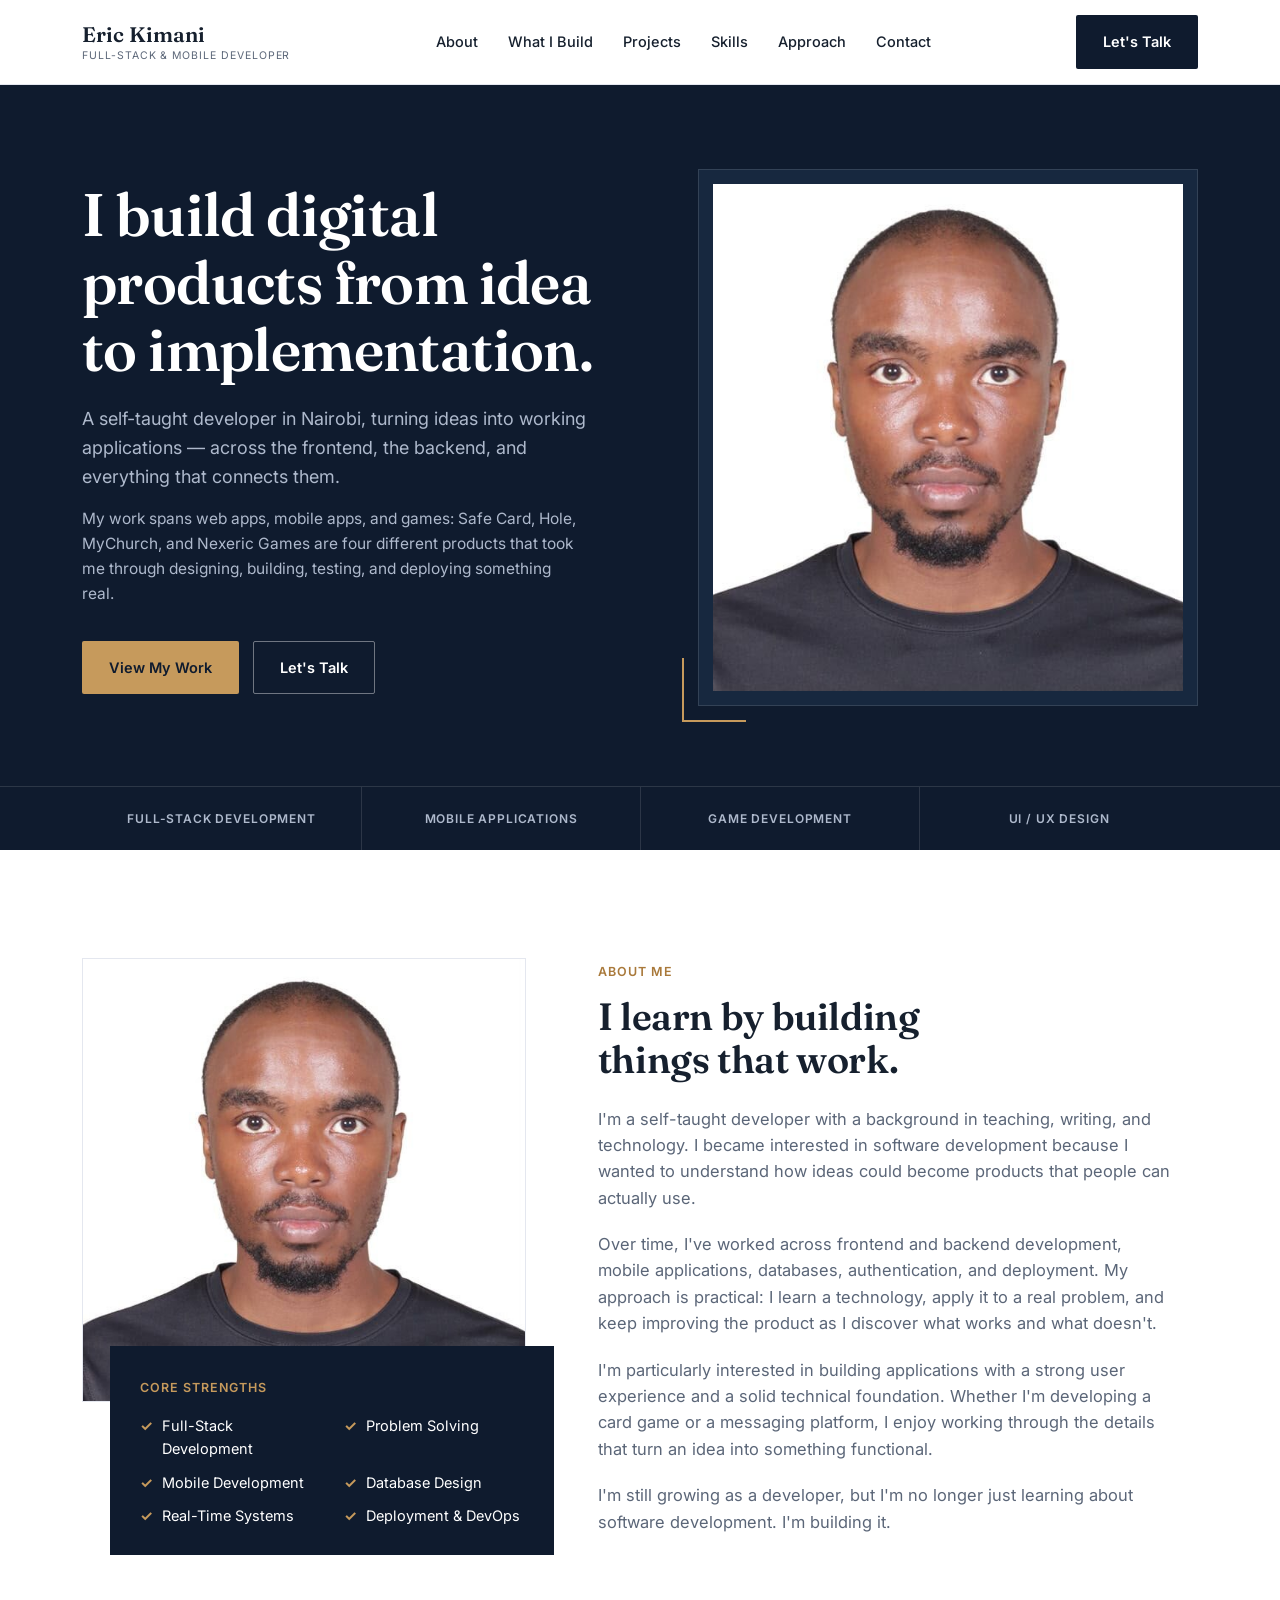
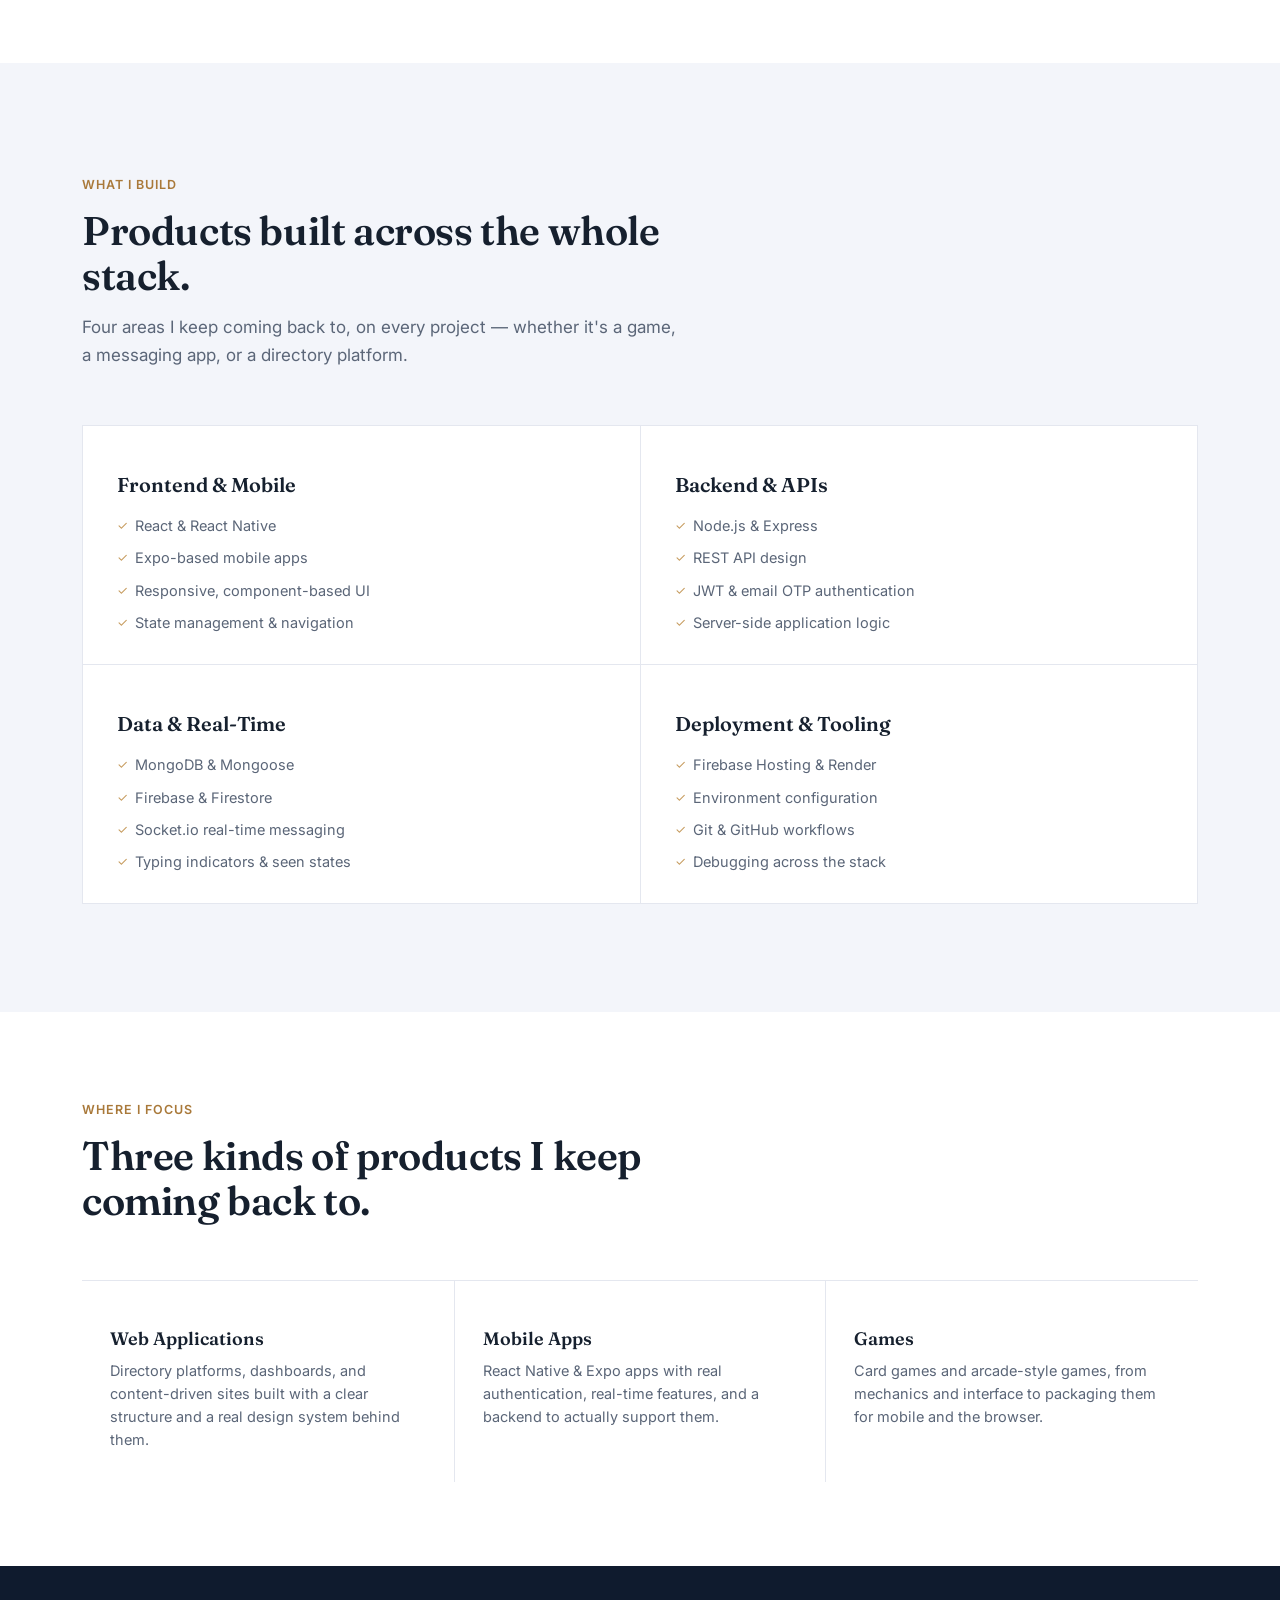
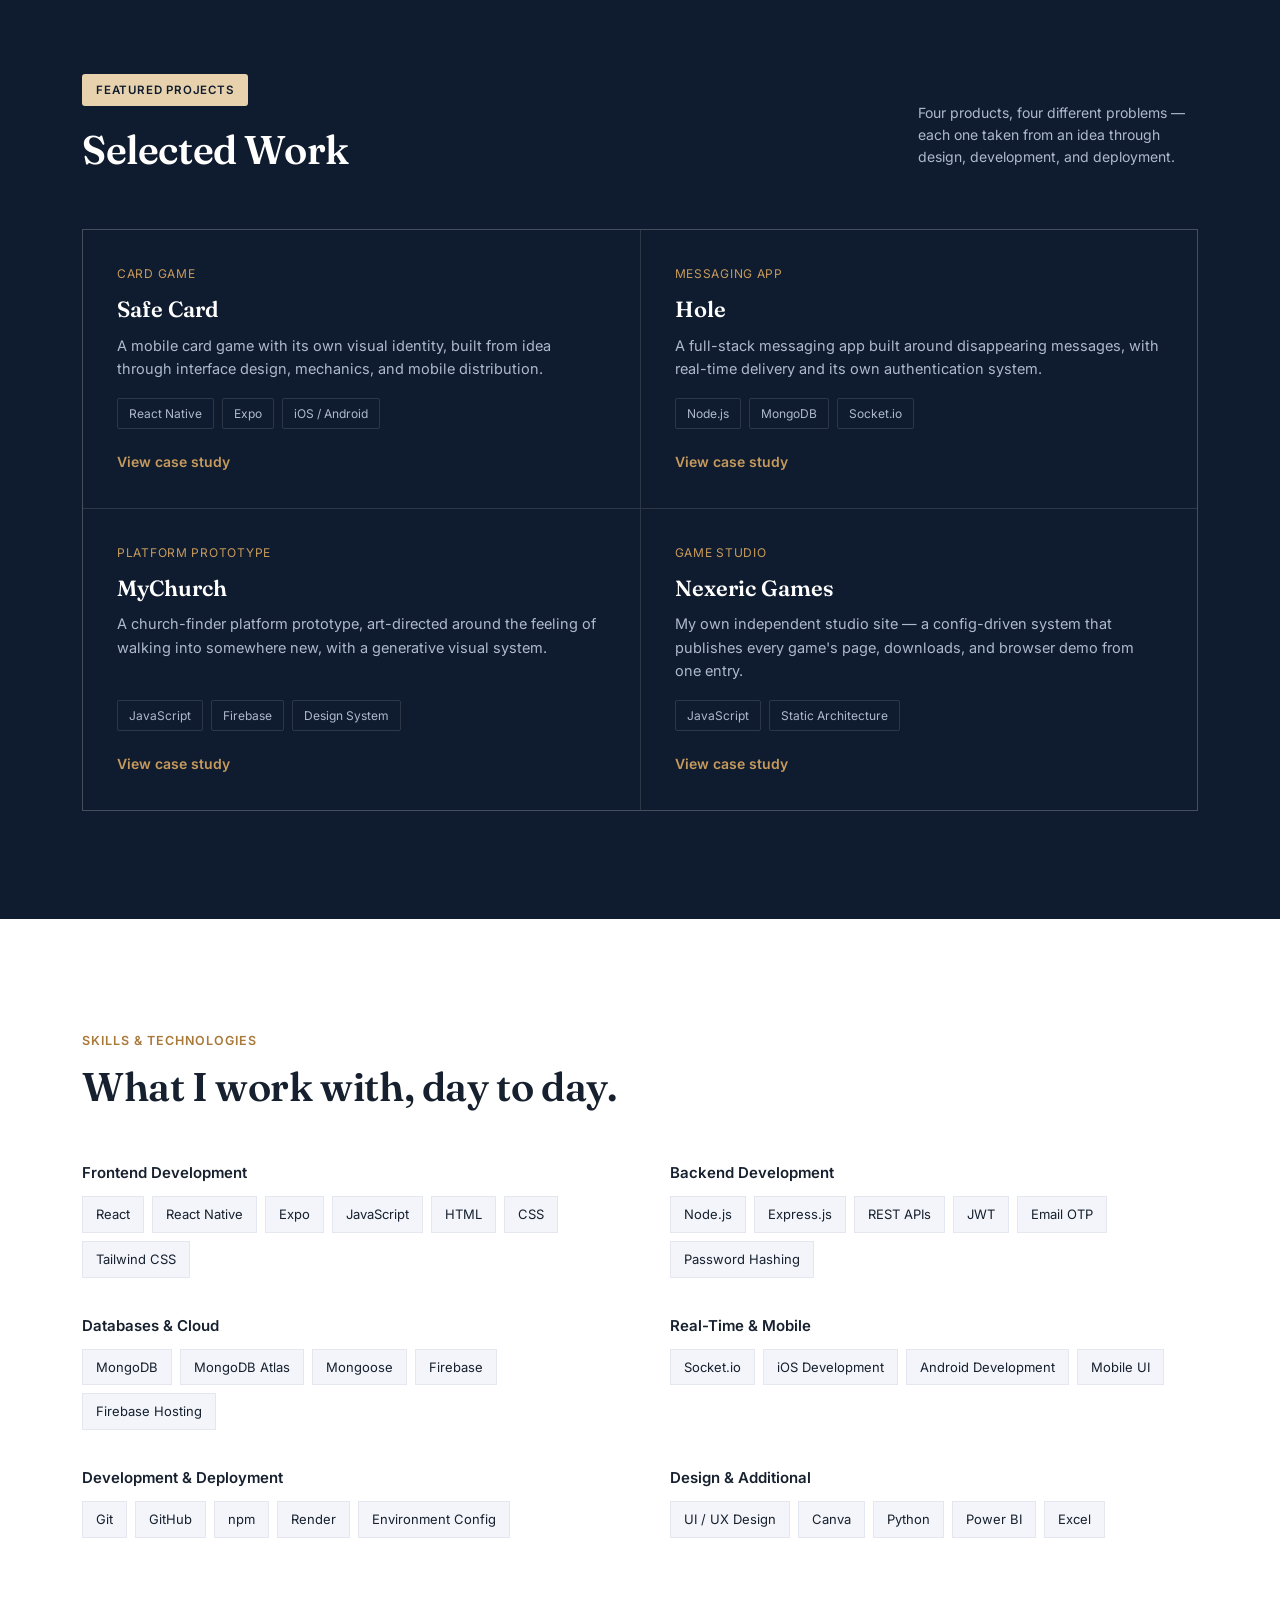
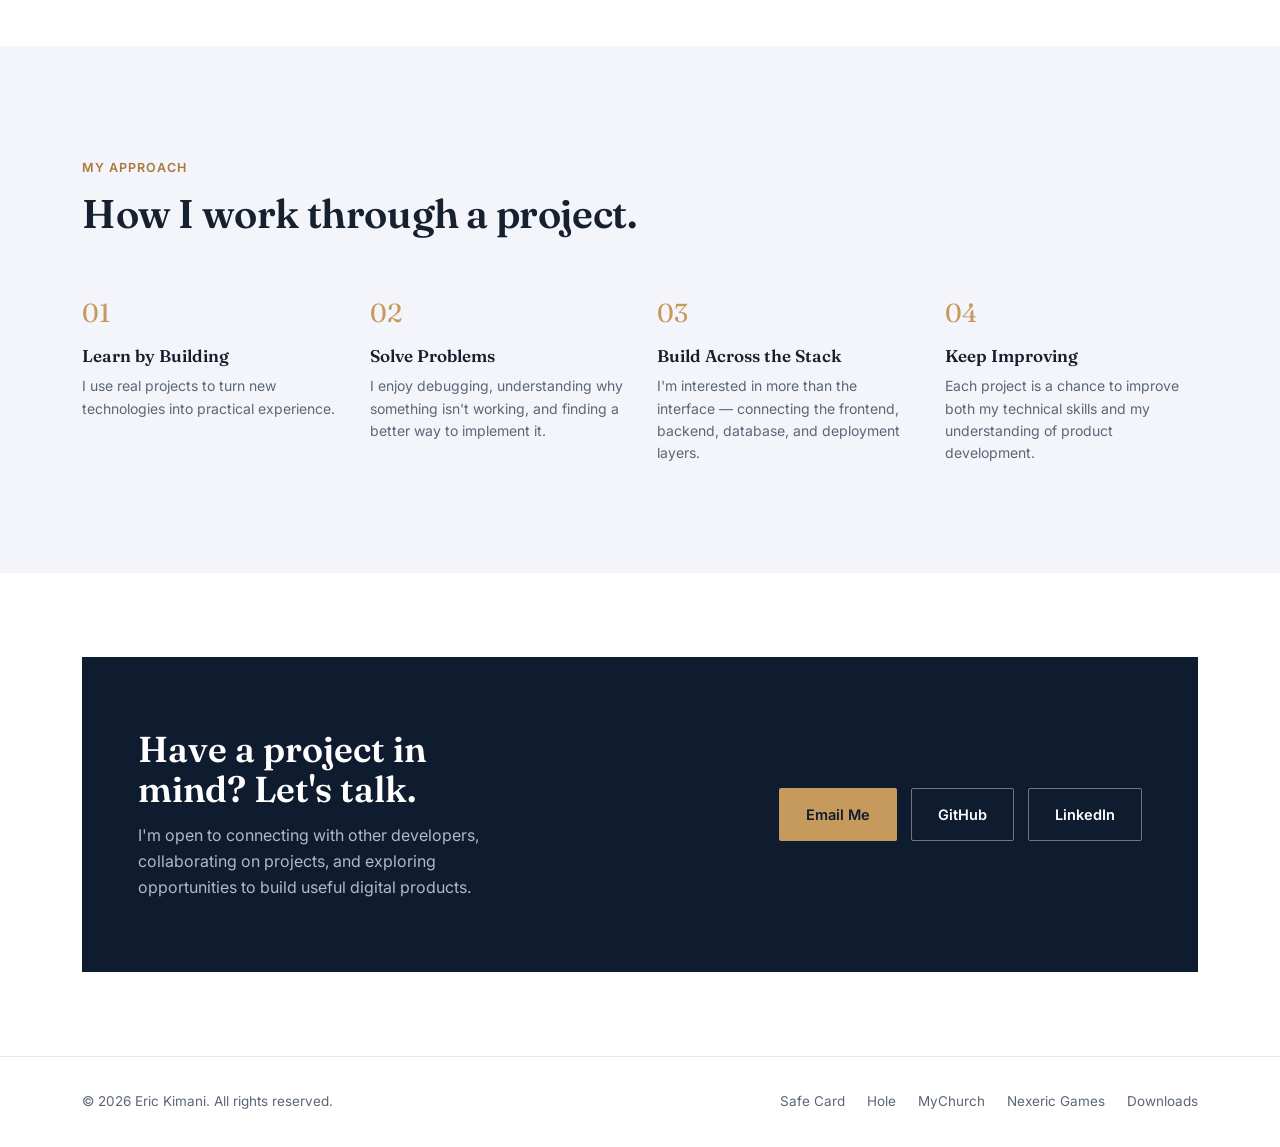
<file: index.html>
<!doctype html>
<html lang="en">
<head>
<meta charset="UTF-8">
<meta name="viewport" content="width=device-width, initial-scale=1">
<title>Eric Kimani — Full-Stack &amp; Mobile Developer</title>
<meta name="description" content="Eric Kimani is a self-taught full-stack and mobile developer in Nairobi, building web apps, mobile apps, and games from idea to deployment.">
<link rel="icon" href="favicon.ico" sizes="any">
<link rel="icon" href="assets/favicon-32.png" type="image/png" sizes="32x32">
<link rel="icon" href="assets/favicon-192.png" type="image/png" sizes="192x192">
<link rel="apple-touch-icon" href="apple-touch-icon.png">
<link rel="stylesheet" href="style.css">
</head>
<body>

<nav class="site-nav">
  <div class="wrap">
    <a href="index.html" class="brand">
      <span class="name">Eric Kimani</span>
      <span class="role">Full-Stack &amp; Mobile Developer</span>
    </a>
    <div class="nav-links">
      <a href="#about">About</a>
      <a href="#build">What I Build</a>
      <a href="#work">Projects</a>
      <a href="#skills">Skills</a>
      <a href="#approach">Approach</a>
      <a href="#contact">Contact</a>
    </div>
    <div class="nav-cta">
      <a href="#contact" class="btn btn-navy">Let's Talk</a>
      <button class="nav-toggle" aria-label="Open menu" onclick="document.querySelector('.nav-links').classList.toggle('open')">
        <span></span><span></span><span></span>
      </button>
    </div>
  </div>
</nav>

<header class="hero">
  <div class="wrap hero-grid">
    <div>
      <h1>I build digital products from idea to implementation.</h1>
      <p class="lede">A self-taught developer in Nairobi, turning ideas into working applications — across the frontend, the backend, and everything that connects them.</p>
      <p class="blurb">My work spans web apps, mobile apps, and games: Safe Card, Hole, MyChurch, and Nexeric Games are four different products that took me through designing, building, testing, and deploying something real.</p>
      <div class="hero-actions">
        <a href="#work" class="btn btn-gold">View My Work</a>
        <a href="#contact" class="btn btn-outline-light">Let's Talk</a>
      </div>
    </div>
    <div class="hero-photo">
      <div class="frame">
        <img src="assets/eric.jpg" alt="Portrait of Eric Kimani">
      </div>
      <div class="bracket"></div>
    </div>
  </div>
  <div class="hero-strip">
    <div class="wrap">
      <ul>
        <li>Full-Stack Development</li>
        <li>Mobile Applications</li>
        <li>Game Development</li>
        <li>UI / UX Design</li>
      </ul>
    </div>
  </div>
</header>

<section class="section" id="about">
  <div class="wrap about-grid">
    <div class="about-photo">
      <img src="assets/eric.jpg" alt="Eric Kimani">
      <div class="strengths">
        <div class="eyebrow">Core Strengths</div>
        <ul>
          <li>Full-Stack Development</li>
          <li>Problem Solving</li>
          <li>Mobile Development</li>
          <li>Database Design</li>
          <li>Real-Time Systems</li>
          <li>Deployment &amp; DevOps</li>
        </ul>
      </div>
    </div>
    <div class="about-copy">
      <div class="eyebrow on-light">About Me</div>
      <h2>I learn by building things that work.</h2>
      <p>I'm a self-taught developer with a background in teaching, writing, and technology. I became interested in software development because I wanted to understand how ideas could become products that people can actually use.</p>
      <p>Over time, I've worked across frontend and backend development, mobile applications, databases, authentication, and deployment. My approach is practical: I learn a technology, apply it to a real problem, and keep improving the product as I discover what works and what doesn't.</p>
      <p>I'm particularly interested in building applications with a strong user experience and a solid technical foundation. Whether I'm developing a card game or a messaging platform, I enjoy working through the details that turn an idea into something functional.</p>
      <p>I'm still growing as a developer, but I'm no longer just learning about software development. I'm building it.</p>
    </div>
  </div>
</section>

<section class="section on-mist" id="build">
  <div class="wrap">
    <div class="section-head">
      <div class="eyebrow on-light">What I Build</div>
      <h2>Products built across the whole stack.</h2>
      <p>Four areas I keep coming back to, on every project — whether it's a game, a messaging app, or a directory platform.</p>
    </div>
    <div class="grid-2">
      <div class="build-card">
        <h3>Frontend &amp; Mobile</h3>
        <ul>
          <li>React &amp; React Native</li>
          <li>Expo-based mobile apps</li>
          <li>Responsive, component-based UI</li>
          <li>State management &amp; navigation</li>
        </ul>
      </div>
      <div class="build-card">
        <h3>Backend &amp; APIs</h3>
        <ul>
          <li>Node.js &amp; Express</li>
          <li>REST API design</li>
          <li>JWT &amp; email OTP authentication</li>
          <li>Server-side application logic</li>
        </ul>
      </div>
      <div class="build-card">
        <h3>Data &amp; Real-Time</h3>
        <ul>
          <li>MongoDB &amp; Mongoose</li>
          <li>Firebase &amp; Firestore</li>
          <li>Socket.io real-time messaging</li>
          <li>Typing indicators &amp; seen states</li>
        </ul>
      </div>
      <div class="build-card">
        <h3>Deployment &amp; Tooling</h3>
        <ul>
          <li>Firebase Hosting &amp; Render</li>
          <li>Environment configuration</li>
          <li>Git &amp; GitHub workflows</li>
          <li>Debugging across the stack</li>
        </ul>
      </div>
    </div>
  </div>
</section>

<section class="section tight">
  <div class="wrap">
    <div class="section-head">
      <div class="eyebrow on-light">Where I Focus</div>
      <h2>Three kinds of products I keep coming back to.</h2>
    </div>
    <div class="grid-3">
      <div class="focus-card">
        <h3>Web Applications</h3>
        <p>Directory platforms, dashboards, and content-driven sites built with a clear structure and a real design system behind them.</p>
      </div>
      <div class="focus-card">
        <h3>Mobile Apps</h3>
        <p>React Native &amp; Expo apps with real authentication, real-time features, and a backend to actually support them.</p>
      </div>
      <div class="focus-card">
        <h3>Games</h3>
        <p>Card games and arcade-style games, from mechanics and interface to packaging them for mobile and the browser.</p>
      </div>
    </div>
  </div>
</section>

<section class="section on-navy" id="work">
  <div class="wrap">
    <div class="section-head split">
      <div>
        <span class="pill">Featured Projects</span>
        <h2>Selected Work</h2>
      </div>
      <p class="side-note">Four products, four different problems — each one taken from an idea through design, development, and deployment.</p>
    </div>
    <div class="work-grid">
      <a href="safe-card.html" class="work-card">
        <span class="tag">Card Game</span>
        <h3>Safe Card</h3>
        <p>A mobile card game with its own visual identity, built from idea through interface design, mechanics, and mobile distribution.</p>
        <div class="chips"><span class="chip">React Native</span><span class="chip">Expo</span><span class="chip">iOS / Android</span></div>
        <span class="cta">View case study</span>
      </a>
      <a href="hole.html" class="work-card">
        <span class="tag">Messaging App</span>
        <h3>Hole</h3>
        <p>A full-stack messaging app built around disappearing messages, with real-time delivery and its own authentication system.</p>
        <div class="chips"><span class="chip">Node.js</span><span class="chip">MongoDB</span><span class="chip">Socket.io</span></div>
        <span class="cta">View case study</span>
      </a>
      <a href="mychurch.html" class="work-card">
        <span class="tag">Platform Prototype</span>
        <h3>MyChurch</h3>
        <p>A church-finder platform prototype, art-directed around the feeling of walking into somewhere new, with a generative visual system.</p>
        <div class="chips"><span class="chip">JavaScript</span><span class="chip">Firebase</span><span class="chip">Design System</span></div>
        <span class="cta">View case study</span>
      </a>
      <a href="nexeric-games.html" class="work-card">
        <span class="tag">Game Studio</span>
        <h3>Nexeric Games</h3>
        <p>My own independent studio site — a config-driven system that publishes every game's page, downloads, and browser demo from one entry.</p>
        <div class="chips"><span class="chip">JavaScript</span><span class="chip">Static Architecture</span></div>
        <span class="cta">View case study</span>
      </a>
    </div>
  </div>
</section>

<section class="section" id="skills">
  <div class="wrap">
    <div class="section-head">
      <div class="eyebrow on-light">Skills &amp; Technologies</div>
      <h2>What I work with, day to day.</h2>
    </div>
    <div class="skills-grid">
      <div class="skill-group">
        <h4>Frontend Development</h4>
        <div class="skill-tags">
          <span>React</span><span>React Native</span><span>Expo</span><span>JavaScript</span><span>HTML</span><span>CSS</span><span>Tailwind CSS</span>
        </div>
      </div>
      <div class="skill-group">
        <h4>Backend Development</h4>
        <div class="skill-tags">
          <span>Node.js</span><span>Express.js</span><span>REST APIs</span><span>JWT</span><span>Email OTP</span><span>Password Hashing</span>
        </div>
      </div>
      <div class="skill-group">
        <h4>Databases &amp; Cloud</h4>
        <div class="skill-tags">
          <span>MongoDB</span><span>MongoDB Atlas</span><span>Mongoose</span><span>Firebase</span><span>Firebase Hosting</span>
        </div>
      </div>
      <div class="skill-group">
        <h4>Real-Time &amp; Mobile</h4>
        <div class="skill-tags">
          <span>Socket.io</span><span>iOS Development</span><span>Android Development</span><span>Mobile UI</span>
        </div>
      </div>
      <div class="skill-group">
        <h4>Development &amp; Deployment</h4>
        <div class="skill-tags">
          <span>Git</span><span>GitHub</span><span>npm</span><span>Render</span><span>Environment Config</span>
        </div>
      </div>
      <div class="skill-group">
        <h4>Design &amp; Additional</h4>
        <div class="skill-tags">
          <span>UI / UX Design</span><span>Canva</span><span>Python</span><span>Power BI</span><span>Excel</span>
        </div>
      </div>
    </div>
  </div>
</section>

<section class="section on-mist" id="approach">
  <div class="wrap">
    <div class="section-head">
      <div class="eyebrow on-light">My Approach</div>
      <h2>How I work through a project.</h2>
    </div>
    <div class="approach-grid">
      <div class="approach-card">
        <div class="mark">01</div>
        <h3>Learn by Building</h3>
        <p>I use real projects to turn new technologies into practical experience.</p>
      </div>
      <div class="approach-card">
        <div class="mark">02</div>
        <h3>Solve Problems</h3>
        <p>I enjoy debugging, understanding why something isn't working, and finding a better way to implement it.</p>
      </div>
      <div class="approach-card">
        <div class="mark">03</div>
        <h3>Build Across the Stack</h3>
        <p>I'm interested in more than the interface — connecting the frontend, backend, database, and deployment layers.</p>
      </div>
      <div class="approach-card">
        <div class="mark">04</div>
        <h3>Keep Improving</h3>
        <p>Each project is a chance to improve both my technical skills and my understanding of product development.</p>
      </div>
    </div>
  </div>
</section>

<section class="section tight" id="contact">
  <div class="wrap">
    <div class="contact-box">
      <div>
        <h2>Have a project in mind? Let's talk.</h2>
        <p>I'm open to connecting with other developers, collaborating on projects, and exploring opportunities to build useful digital products.</p>
      </div>
      <div class="contact-links">
        <a href="mailto:kimanieric412@gmail.com" class="btn btn-gold">Email Me</a>
        <a href="https://github.com/Erickim33" class="btn btn-outline-light" target="_blank" rel="noopener">GitHub</a>
        <a href="https://linkedin.com/in/eric-kimani-19534a243" class="btn btn-outline-light" target="_blank" rel="noopener">LinkedIn</a>
      </div>
    </div>
  </div>
</section>

<footer>
  <div class="wrap">
    <p>© 2026 Eric Kimani. All rights reserved.</p>
    <div class="foot-links">
      <a href="safe-card.html">Safe Card</a>
      <a href="hole.html">Hole</a>
      <a href="mychurch.html">MyChurch</a>
      <a href="nexeric-games.html">Nexeric Games</a>
      <a href="download.html">Downloads</a>
    </div>
  </div>
</footer>

<script src="script.js"></script>
</body>
</html>
</file>
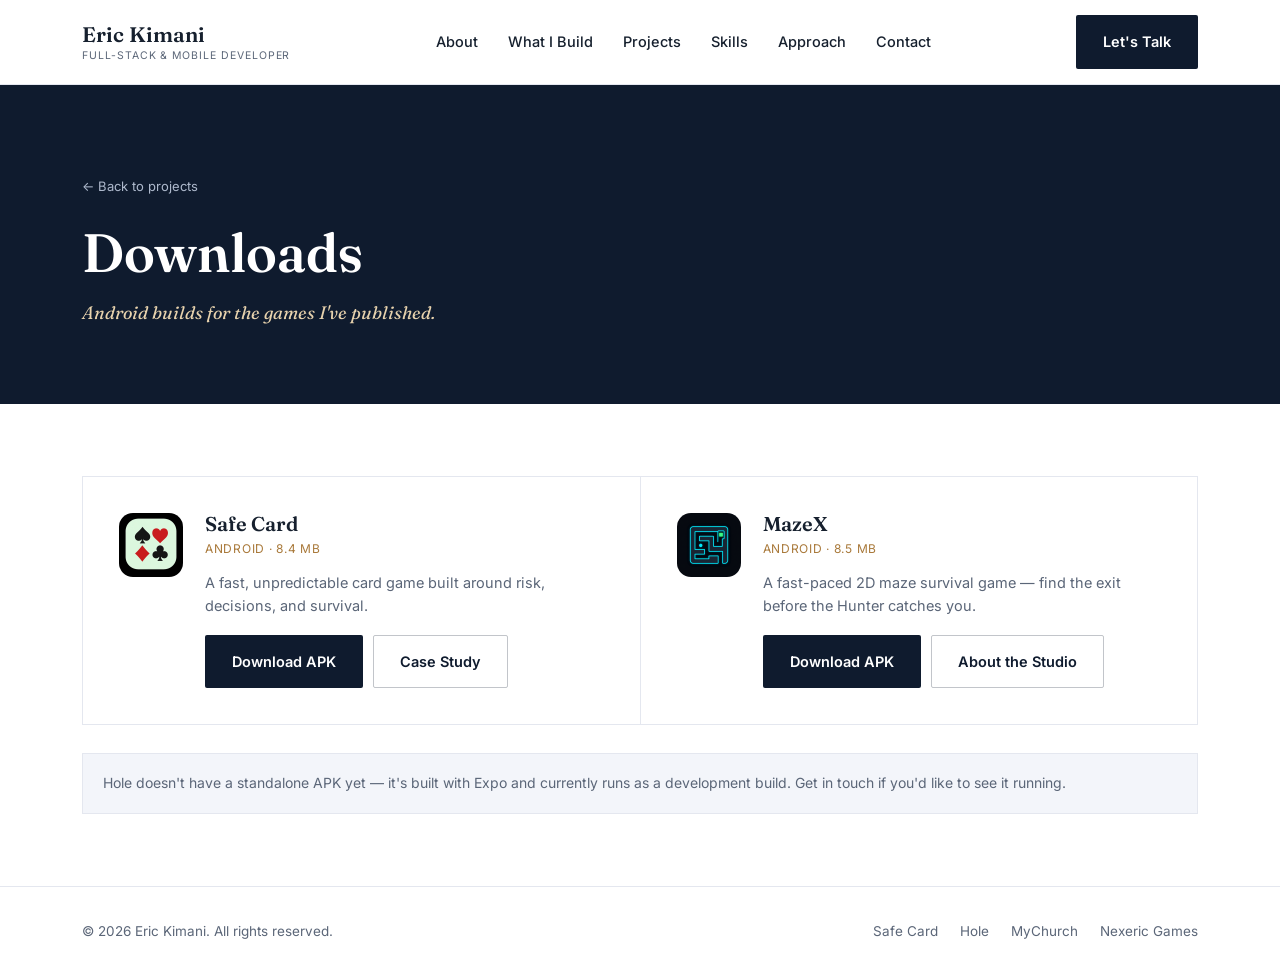
<file: download.html>
<!doctype html>
<html lang="en">
<head>
<meta charset="UTF-8">
<meta name="viewport" content="width=device-width, initial-scale=1">
<title>Downloads — Eric Kimani</title>
<meta name="description" content="Download the Android builds of Safe Card and MazeX, two games by Eric Kimani published under Nexeric Games.">
<link rel="icon" href="favicon.ico" sizes="any">
<link rel="icon" href="assets/favicon-32.png" type="image/png" sizes="32x32">
<link rel="apple-touch-icon" href="apple-touch-icon.png">
<link rel="stylesheet" href="style.css">
</head>
<body>

<nav class="site-nav">
  <div class="wrap">
    <a href="index.html" class="brand">
      <span class="name">Eric Kimani</span>
      <span class="role">Full-Stack &amp; Mobile Developer</span>
    </a>
    <div class="nav-links">
      <a href="index.html#about">About</a>
      <a href="index.html#build">What I Build</a>
      <a href="index.html#work">Projects</a>
      <a href="index.html#skills">Skills</a>
      <a href="index.html#approach">Approach</a>
      <a href="index.html#contact">Contact</a>
    </div>
    <div class="nav-cta">
      <a href="index.html#contact" class="btn btn-navy">Let's Talk</a>
      <button class="nav-toggle" aria-label="Open menu" onclick="document.querySelector('.nav-links').classList.toggle('open')">
        <span></span><span></span><span></span>
      </button>
    </div>
  </div>
</nav>

<header class="proj-hero">
  <div class="wrap">
    <a href="index.html#work" class="back">← Back to projects</a>
    <h1>Downloads</h1>
    <p class="tagline">Android builds for the games I've published.</p>
  </div>
</header>

<section class="proj-section">
  <div class="wrap">
    <div class="dl-grid">
      <div class="dl-card">
        <img src="assets/sc-icon.png" alt="Safe Card icon">
        <div>
          <h3>Safe Card</h3>
          <div class="platform">Android · 8.4 MB</div>
          <p>A fast, unpredictable card game built around risk, decisions, and survival.</p>
          <div class="dl-actions">
            <a href="https://nexeric-games.vercel.app/downloads/safecard.apk" class="btn btn-navy">Download APK</a>
            <a href="safe-card.html" class="btn btn-outline-dark">Case Study</a>
          </div>
        </div>
      </div>
      <div class="dl-card">
        <img src="assets/mx-icon.png" alt="MazeX icon">
        <div>
          <h3>MazeX</h3>
          <div class="platform">Android · 8.5 MB</div>
          <p>A fast-paced 2D maze survival game — find the exit before the Hunter catches you.</p>
          <div class="dl-actions">
            <a href="https://nexeric-games.vercel.app/downloads/mazex.apk" class="btn btn-navy">Download APK</a>
            <a href="nexeric-games.html" class="btn btn-outline-dark">About the Studio</a>
          </div>
        </div>
      </div>
    </div>
    <div class="note-box">Hole doesn't have a standalone APK yet — it's built with Expo and currently runs as a development build. Get in touch if you'd like to see it running.</div>
  </div>
</section>

<footer>
  <div class="wrap">
    <p>© 2026 Eric Kimani. All rights reserved.</p>
    <div class="foot-links">
      <a href="safe-card.html">Safe Card</a>
      <a href="hole.html">Hole</a>
      <a href="mychurch.html">MyChurch</a>
      <a href="nexeric-games.html">Nexeric Games</a>
    </div>
  </div>
</footer>

<script src="script.js"></script>
</body>
</html>
</file>
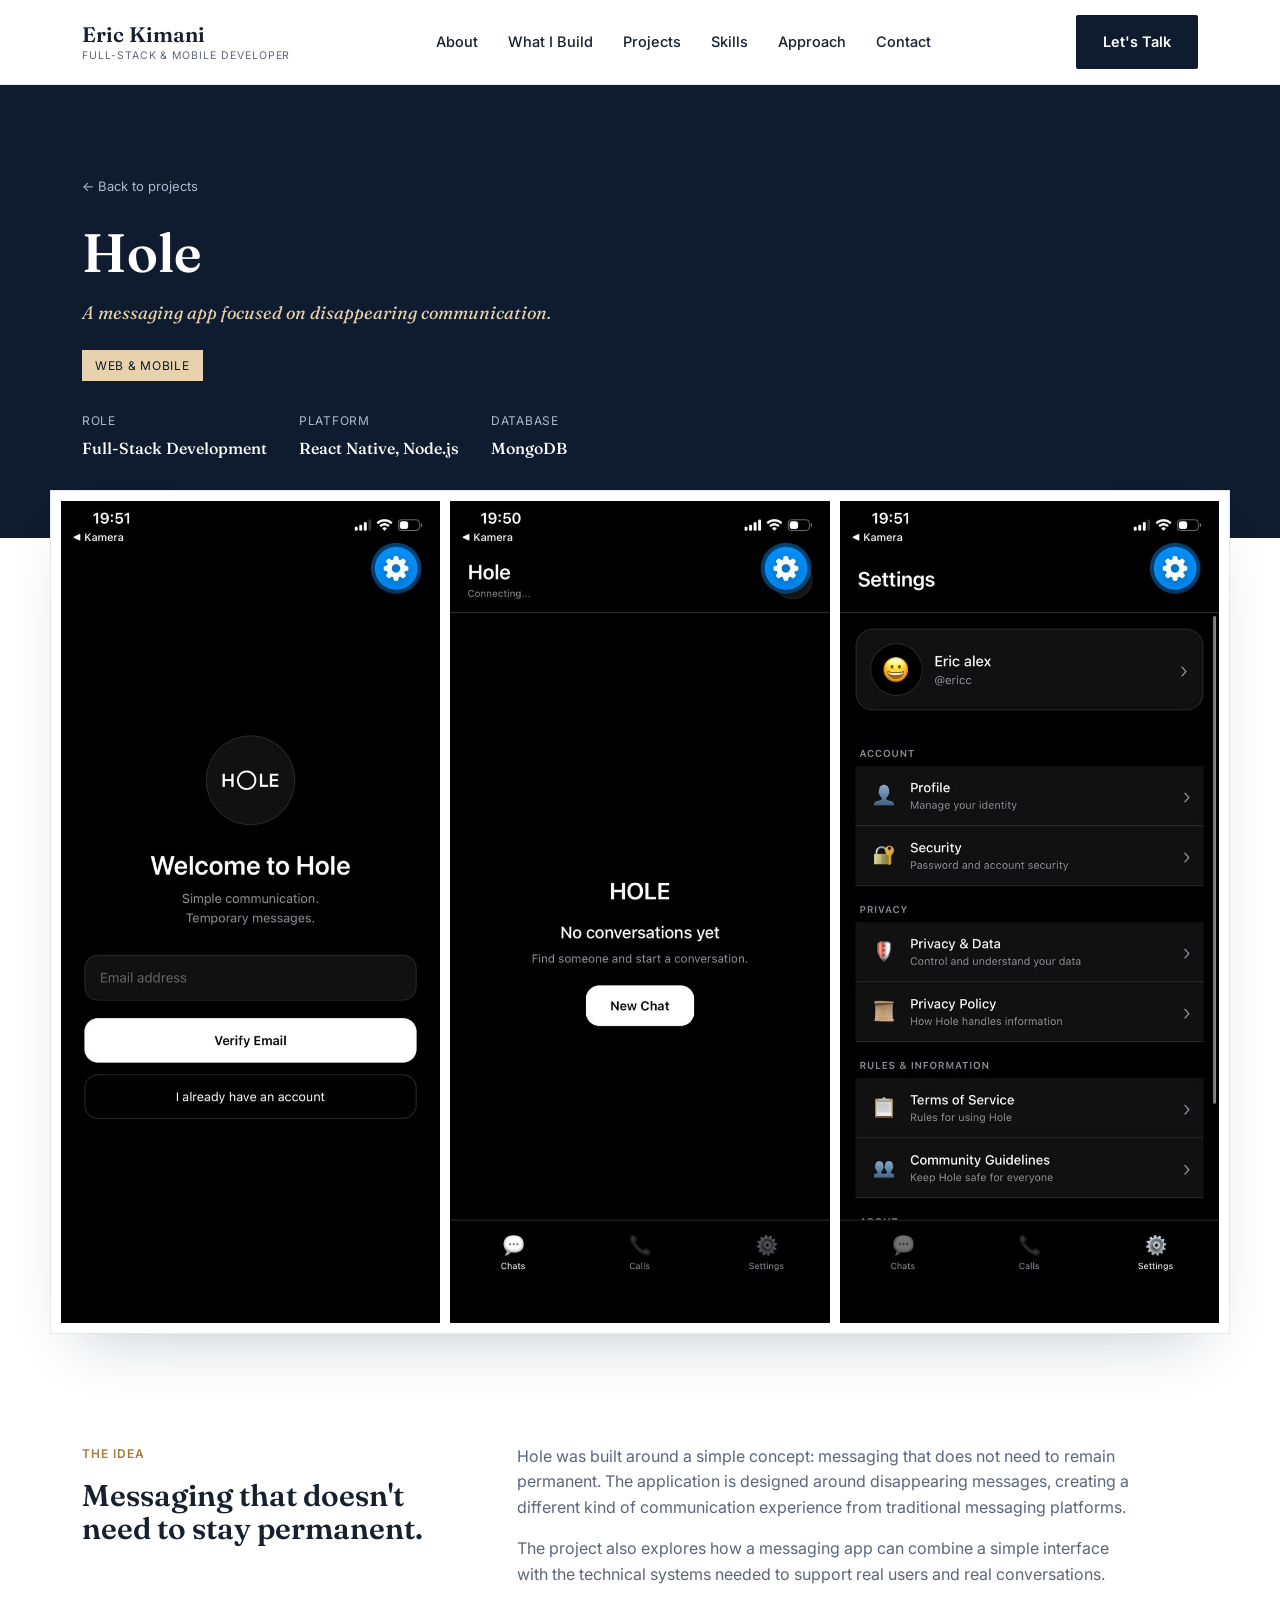
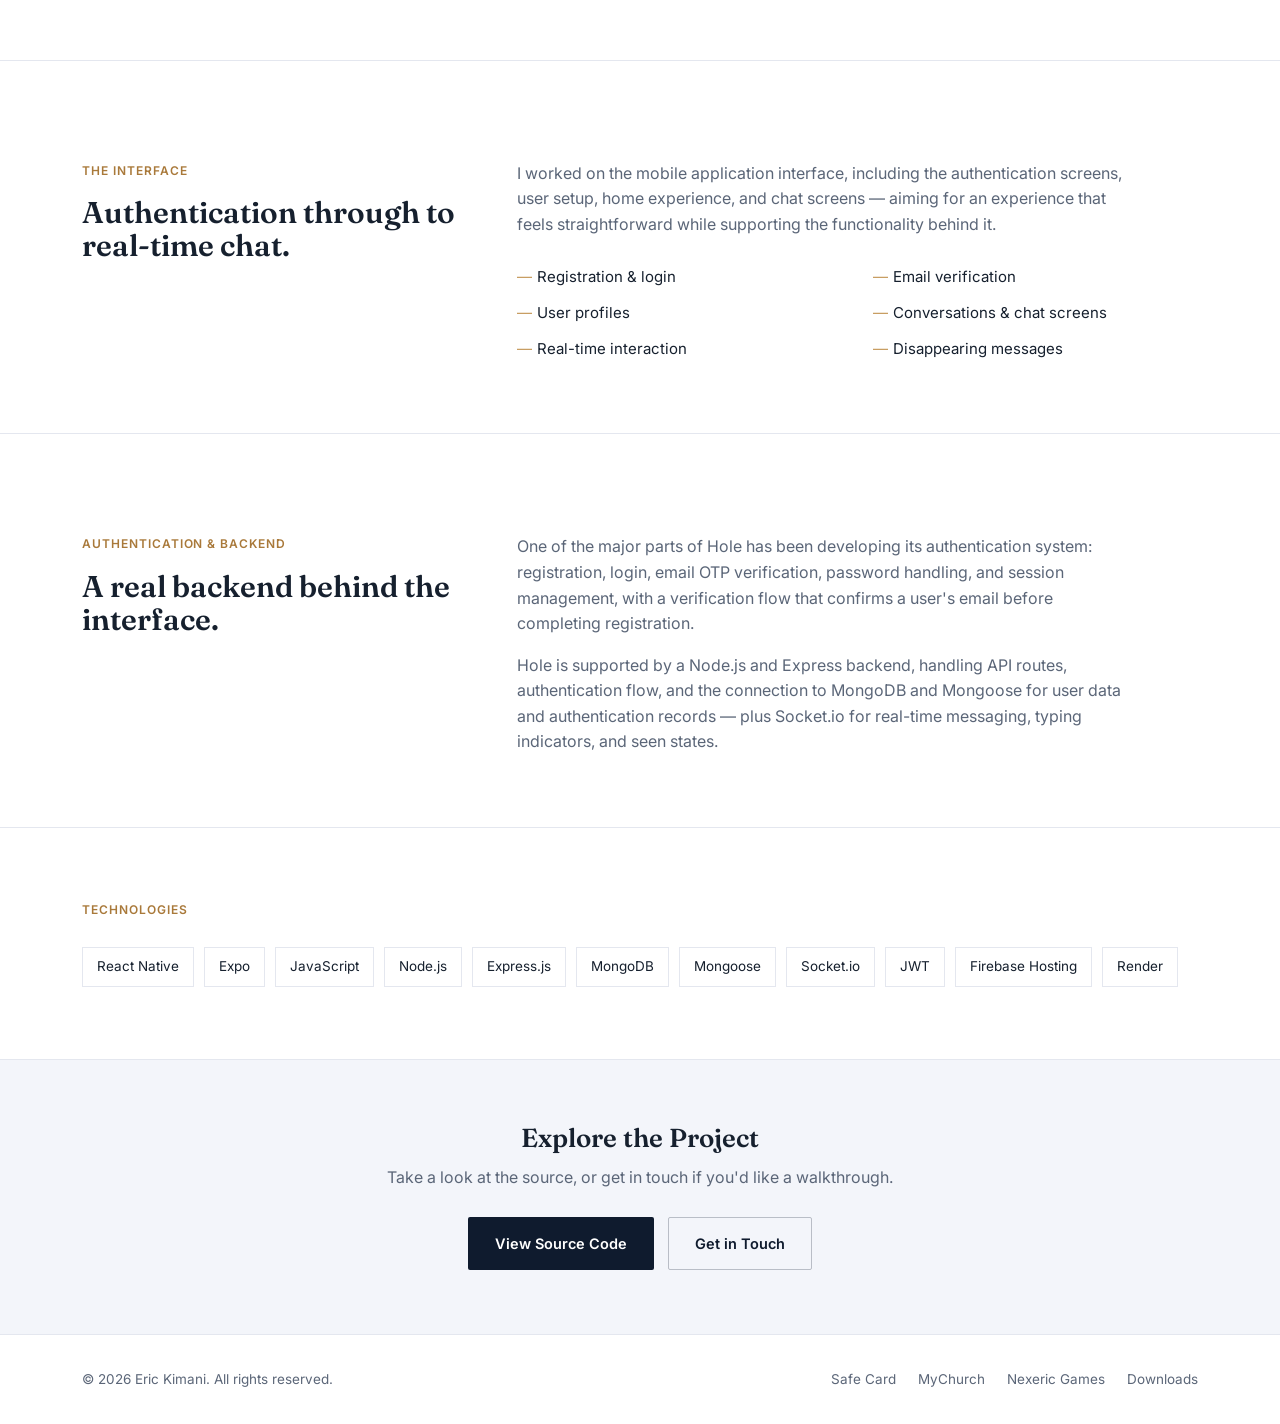
<file: hole.html>
<!doctype html>
<html lang="en">
<head>
<meta charset="UTF-8">
<meta name="viewport" content="width=device-width, initial-scale=1">
<title>Hole — Eric Kimani</title>
<meta name="description" content="Hole is a full-stack messaging app built by Eric Kimani, focused on disappearing messages and real-time communication.">
<link rel="icon" href="favicon.ico" sizes="any">
<link rel="icon" href="assets/favicon-32.png" type="image/png" sizes="32x32">
<link rel="apple-touch-icon" href="apple-touch-icon.png">
<link rel="stylesheet" href="style.css">
</head>
<body>

<nav class="site-nav">
  <div class="wrap">
    <a href="index.html" class="brand">
      <span class="name">Eric Kimani</span>
      <span class="role">Full-Stack &amp; Mobile Developer</span>
    </a>
    <div class="nav-links">
      <a href="index.html#about">About</a>
      <a href="index.html#build">What I Build</a>
      <a href="index.html#work">Projects</a>
      <a href="index.html#skills">Skills</a>
      <a href="index.html#approach">Approach</a>
      <a href="index.html#contact">Contact</a>
    </div>
    <div class="nav-cta">
      <a href="index.html#contact" class="btn btn-navy">Let's Talk</a>
      <button class="nav-toggle" aria-label="Open menu" onclick="document.querySelector('.nav-links').classList.toggle('open')">
        <span></span><span></span><span></span>
      </button>
    </div>
  </div>
</nav>

<header class="proj-hero">
  <div class="wrap">
    <a href="index.html#work" class="back">← Back to projects</a>
    <h1>Hole</h1>
    <p class="tagline">A messaging app focused on disappearing communication.</p>
    <span class="status">Web &amp; Mobile</span>
    <div class="meta">
      <div>Role<strong>Full-Stack Development</strong></div>
      <div>Platform<strong>React Native, Node.js</strong></div>
      <div>Database<strong>MongoDB</strong></div>
    </div>
  </div>
</header>

<div class="wrap proj-shot">
  <div class="frame">
    <div class="shot-grid phone">
      <img src="assets/hole-welcome.jpg" alt="Hole welcome and email verification screen">
      <img src="assets/hole-chats.jpg" alt="Hole chats screen, empty state">
      <img src="assets/hole-settings.jpg" alt="Hole settings screen">
    </div>
  </div>
</div>

<section class="proj-section">
  <div class="wrap proj-cols">
    <div>
      <div class="label">The Idea</div>
      <h2>Messaging that doesn't need to stay permanent.</h2>
    </div>
    <div>
      <p>Hole was built around a simple concept: messaging that does not need to remain permanent. The application is designed around disappearing messages, creating a different kind of communication experience from traditional messaging platforms.</p>
      <p>The project also explores how a messaging app can combine a simple interface with the technical systems needed to support real users and real conversations.</p>
    </div>
  </div>
</section>

<section class="proj-section">
  <div class="wrap proj-cols">
    <div>
      <div class="label">The Interface</div>
      <h2>Authentication through to real-time chat.</h2>
    </div>
    <div>
      <p>I worked on the mobile application interface, including the authentication screens, user setup, home experience, and chat screens — aiming for an experience that feels straightforward while supporting the functionality behind it.</p>
      <ul class="feature-list">
        <li>Registration &amp; login</li>
        <li>Email verification</li>
        <li>User profiles</li>
        <li>Conversations &amp; chat screens</li>
        <li>Real-time interaction</li>
        <li>Disappearing messages</li>
      </ul>
    </div>
  </div>
</section>

<section class="proj-section">
  <div class="wrap proj-cols">
    <div>
      <div class="label">Authentication &amp; Backend</div>
      <h2>A real backend behind the interface.</h2>
    </div>
    <div>
      <p>One of the major parts of Hole has been developing its authentication system: registration, login, email OTP verification, password handling, and session management, with a verification flow that confirms a user's email before completing registration.</p>
      <p>Hole is supported by a Node.js and Express backend, handling API routes, authentication flow, and the connection to MongoDB and Mongoose for user data and authentication records — plus Socket.io for real-time messaging, typing indicators, and seen states.</p>
    </div>
  </div>
</section>

<section class="proj-section">
  <div class="wrap">
    <div class="label">Technologies</div>
    <div class="tech-row">
      <span>React Native</span><span>Expo</span><span>JavaScript</span><span>Node.js</span><span>Express.js</span><span>MongoDB</span><span>Mongoose</span><span>Socket.io</span><span>JWT</span><span>Firebase Hosting</span><span>Render</span>
    </div>
  </div>
</section>

<section class="proj-explore">
  <div class="wrap">
    <h2>Explore the Project</h2>
    <p>Take a look at the source, or get in touch if you'd like a walkthrough.</p>
    <div class="btn-row">
      <a href="https://github.com/Erickim33/Hole-app" class="btn btn-navy" target="_blank" rel="noopener">View Source Code</a>
      <a href="index.html#contact" class="btn btn-outline-dark">Get in Touch</a>
    </div>
  </div>
</section>

<footer>
  <div class="wrap">
    <p>© 2026 Eric Kimani. All rights reserved.</p>
    <div class="foot-links">
      <a href="safe-card.html">Safe Card</a>
      <a href="mychurch.html">MyChurch</a>
      <a href="nexeric-games.html">Nexeric Games</a>
      <a href="download.html">Downloads</a>
    </div>
  </div>
</footer>

<script src="script.js"></script>
</body>
</html>
</file>
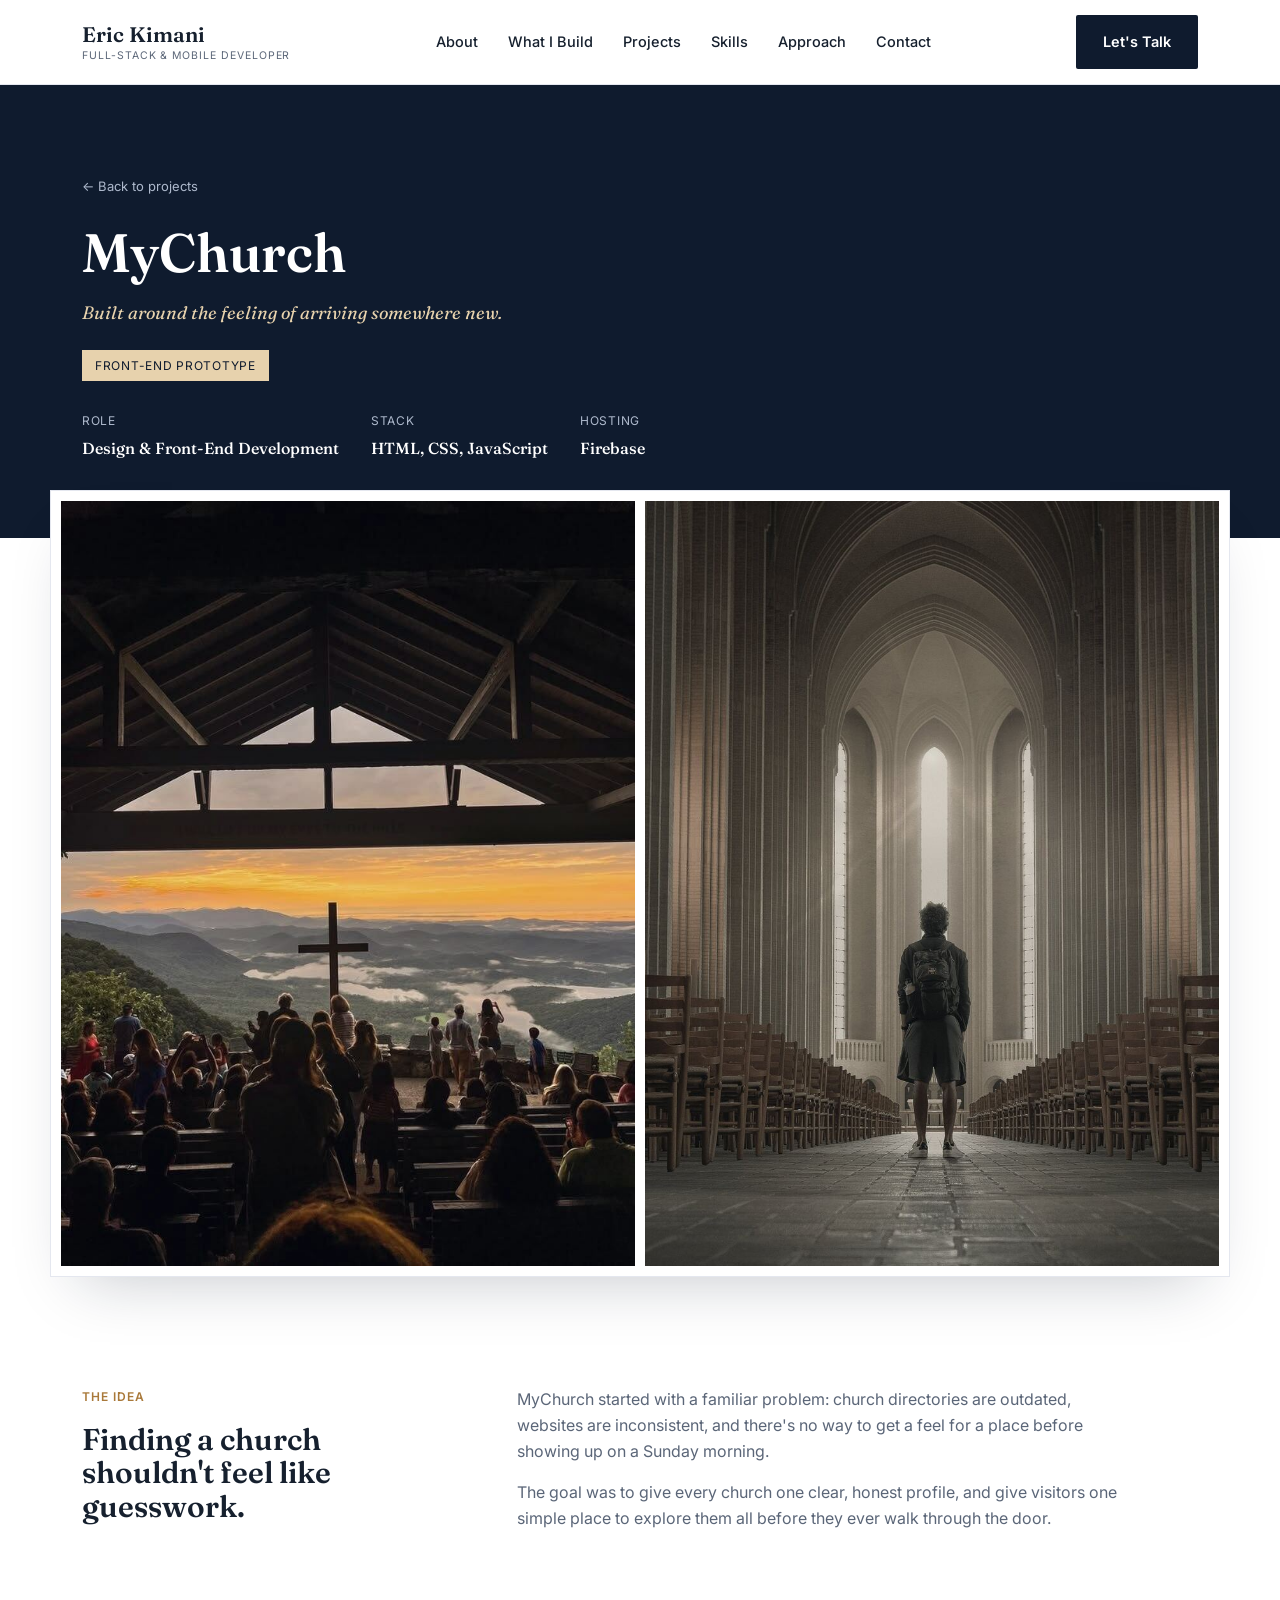
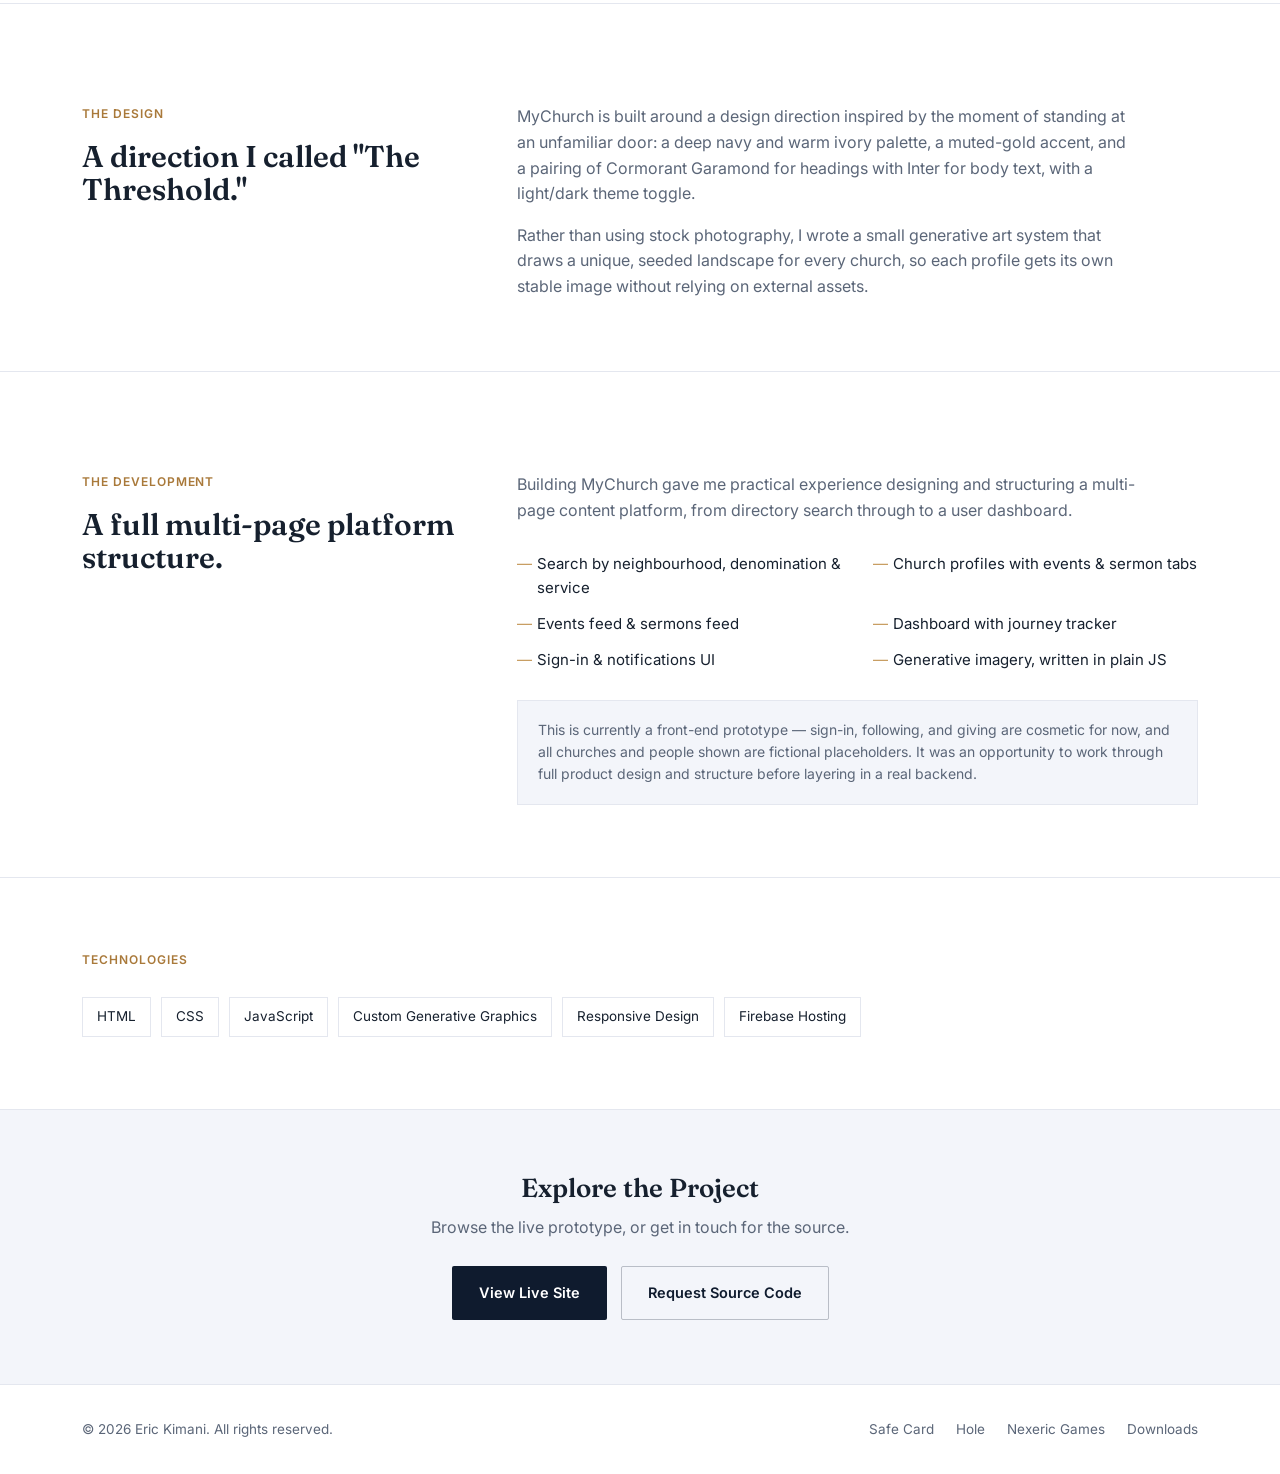
<file: mychurch.html>
<!doctype html>
<html lang="en">
<head>
<meta charset="UTF-8">
<meta name="viewport" content="width=device-width, initial-scale=1">
<title>MyChurch — Eric Kimani</title>
<meta name="description" content="MyChurch is a church-finder platform prototype by Eric Kimani, art-directed around the feeling of arriving somewhere new.">
<link rel="icon" href="favicon.ico" sizes="any">
<link rel="icon" href="assets/favicon-32.png" type="image/png" sizes="32x32">
<link rel="apple-touch-icon" href="apple-touch-icon.png">
<link rel="stylesheet" href="style.css">
</head>
<body>

<nav class="site-nav">
  <div class="wrap">
    <a href="index.html" class="brand">
      <span class="name">Eric Kimani</span>
      <span class="role">Full-Stack &amp; Mobile Developer</span>
    </a>
    <div class="nav-links">
      <a href="index.html#about">About</a>
      <a href="index.html#build">What I Build</a>
      <a href="index.html#work">Projects</a>
      <a href="index.html#skills">Skills</a>
      <a href="index.html#approach">Approach</a>
      <a href="index.html#contact">Contact</a>
    </div>
    <div class="nav-cta">
      <a href="index.html#contact" class="btn btn-navy">Let's Talk</a>
      <button class="nav-toggle" aria-label="Open menu" onclick="document.querySelector('.nav-links').classList.toggle('open')">
        <span></span><span></span><span></span>
      </button>
    </div>
  </div>
</nav>

<header class="proj-hero">
  <div class="wrap">
    <a href="index.html#work" class="back">← Back to projects</a>
    <h1>MyChurch</h1>
    <p class="tagline">Built around the feeling of arriving somewhere new.</p>
    <span class="status">Front-End Prototype</span>
    <div class="meta">
      <div>Role<strong>Design &amp; Front-End Development</strong></div>
      <div>Stack<strong>HTML, CSS, JavaScript</strong></div>
      <div>Hosting<strong>Firebase</strong></div>
    </div>
  </div>
</header>

<div class="wrap proj-shot">
  <div class="frame">
    <div class="shot-grid tall two">
      <img src="assets/church-hero.jpg" alt="MyChurch home page hero">
      <img src="assets/church-directory.jpg" alt="MyChurch directory listing">
    </div>
  </div>
</div>

<section class="proj-section">
  <div class="wrap proj-cols">
    <div>
      <div class="label">The Idea</div>
      <h2>Finding a church shouldn't feel like guesswork.</h2>
    </div>
    <div>
      <p>MyChurch started with a familiar problem: church directories are outdated, websites are inconsistent, and there's no way to get a feel for a place before showing up on a Sunday morning.</p>
      <p>The goal was to give every church one clear, honest profile, and give visitors one simple place to explore them all before they ever walk through the door.</p>
    </div>
  </div>
</section>

<section class="proj-section">
  <div class="wrap proj-cols">
    <div>
      <div class="label">The Design</div>
      <h2>A direction I called "The Threshold."</h2>
    </div>
    <div>
      <p>MyChurch is built around a design direction inspired by the moment of standing at an unfamiliar door: a deep navy and warm ivory palette, a muted-gold accent, and a pairing of Cormorant Garamond for headings with Inter for body text, with a light/dark theme toggle.</p>
      <p>Rather than using stock photography, I wrote a small generative art system that draws a unique, seeded landscape for every church, so each profile gets its own stable image without relying on external assets.</p>
    </div>
  </div>
</section>

<section class="proj-section">
  <div class="wrap proj-cols">
    <div>
      <div class="label">The Development</div>
      <h2>A full multi-page platform structure.</h2>
    </div>
    <div>
      <p>Building MyChurch gave me practical experience designing and structuring a multi-page content platform, from directory search through to a user dashboard.</p>
      <ul class="feature-list">
        <li>Search by neighbourhood, denomination &amp; service</li>
        <li>Church profiles with events &amp; sermon tabs</li>
        <li>Events feed &amp; sermons feed</li>
        <li>Dashboard with journey tracker</li>
        <li>Sign-in &amp; notifications UI</li>
        <li>Generative imagery, written in plain JS</li>
      </ul>
      <div class="note-box">This is currently a front-end prototype — sign-in, following, and giving are cosmetic for now, and all churches and people shown are fictional placeholders. It was an opportunity to work through full product design and structure before layering in a real backend.</div>
    </div>
  </div>
</section>

<section class="proj-section">
  <div class="wrap">
    <div class="label">Technologies</div>
    <div class="tech-row">
      <span>HTML</span><span>CSS</span><span>JavaScript</span><span>Custom Generative Graphics</span><span>Responsive Design</span><span>Firebase Hosting</span>
    </div>
  </div>
</section>

<section class="proj-explore">
  <div class="wrap">
    <h2>Explore the Project</h2>
    <p>Browse the live prototype, or get in touch for the source.</p>
    <div class="btn-row">
      <a href="https://my-church-841d7.web.app" class="btn btn-navy" target="_blank" rel="noopener">View Live Site</a>
      <a href="index.html#contact" class="btn btn-outline-dark">Request Source Code</a>
    </div>
  </div>
</section>

<footer>
  <div class="wrap">
    <p>© 2026 Eric Kimani. All rights reserved.</p>
    <div class="foot-links">
      <a href="safe-card.html">Safe Card</a>
      <a href="hole.html">Hole</a>
      <a href="nexeric-games.html">Nexeric Games</a>
      <a href="download.html">Downloads</a>
    </div>
  </div>
</footer>

<script src="script.js"></script>
</body>
</html>
</file>
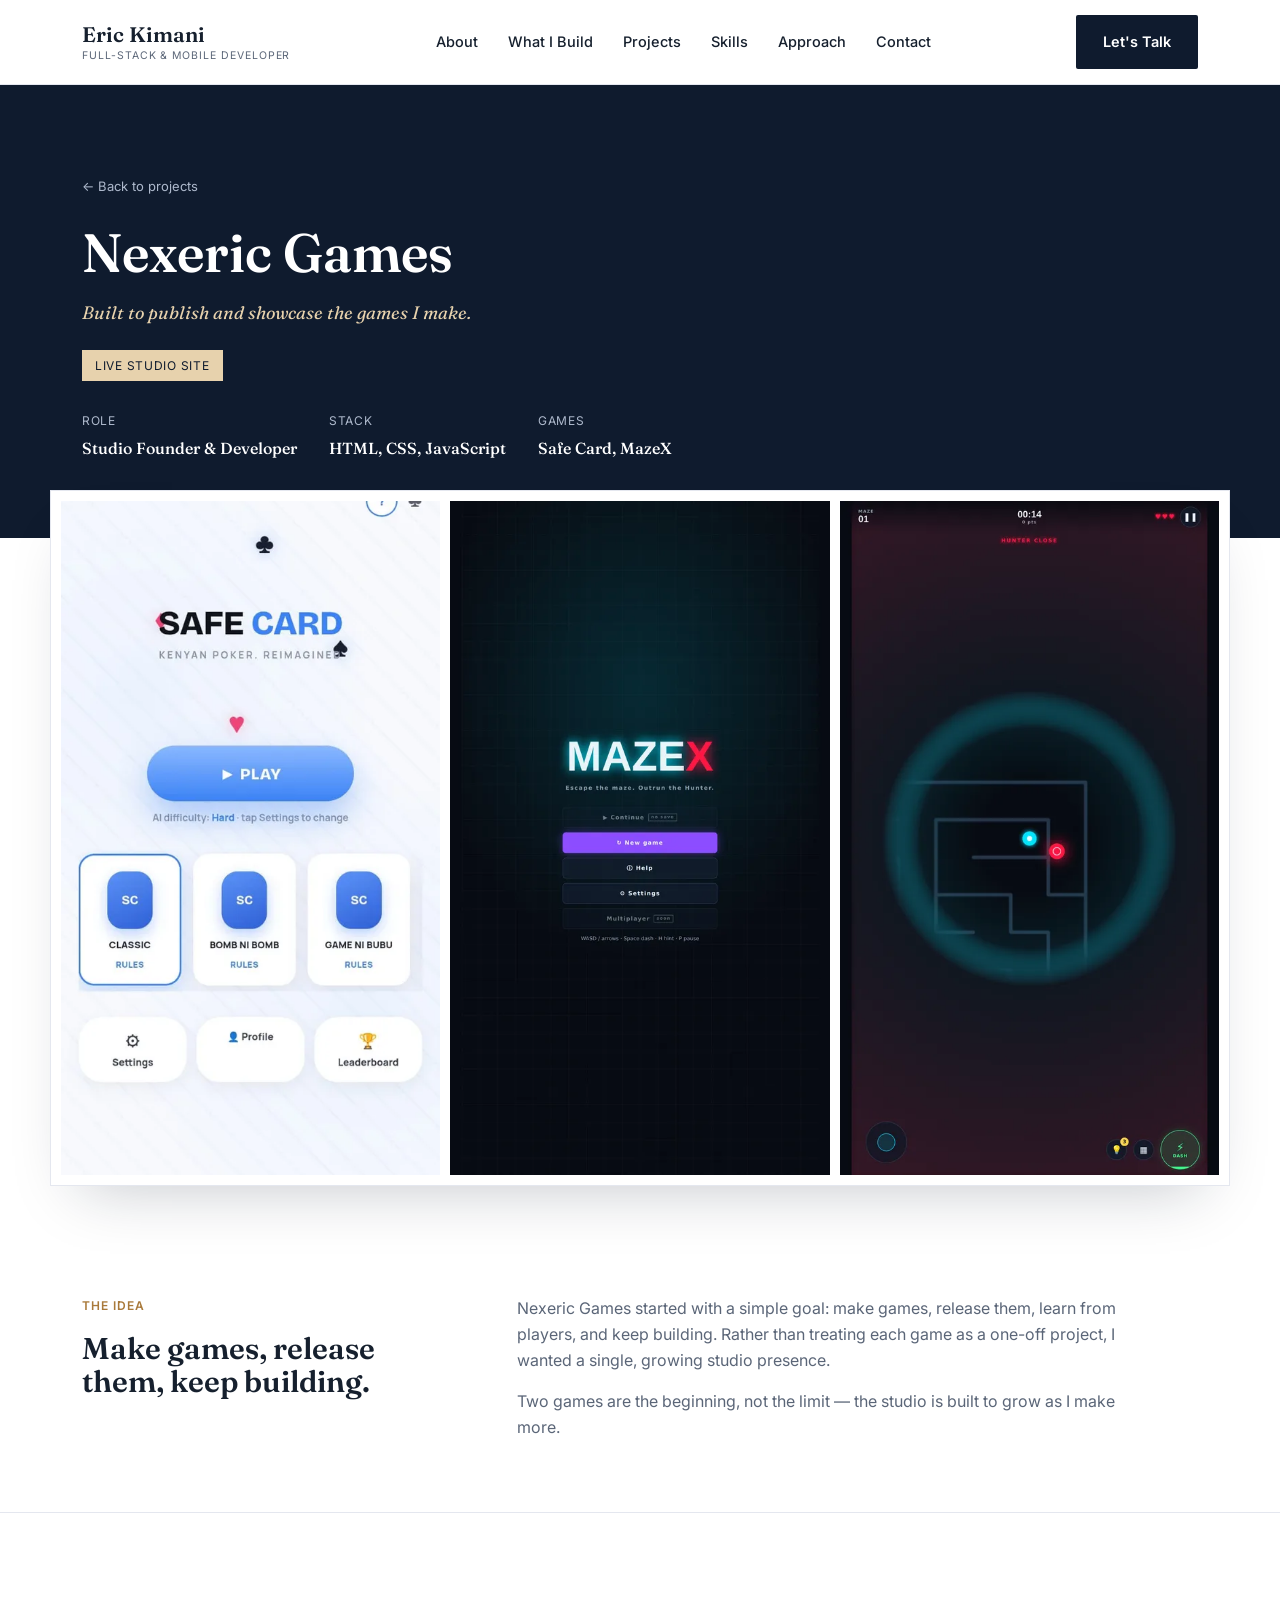
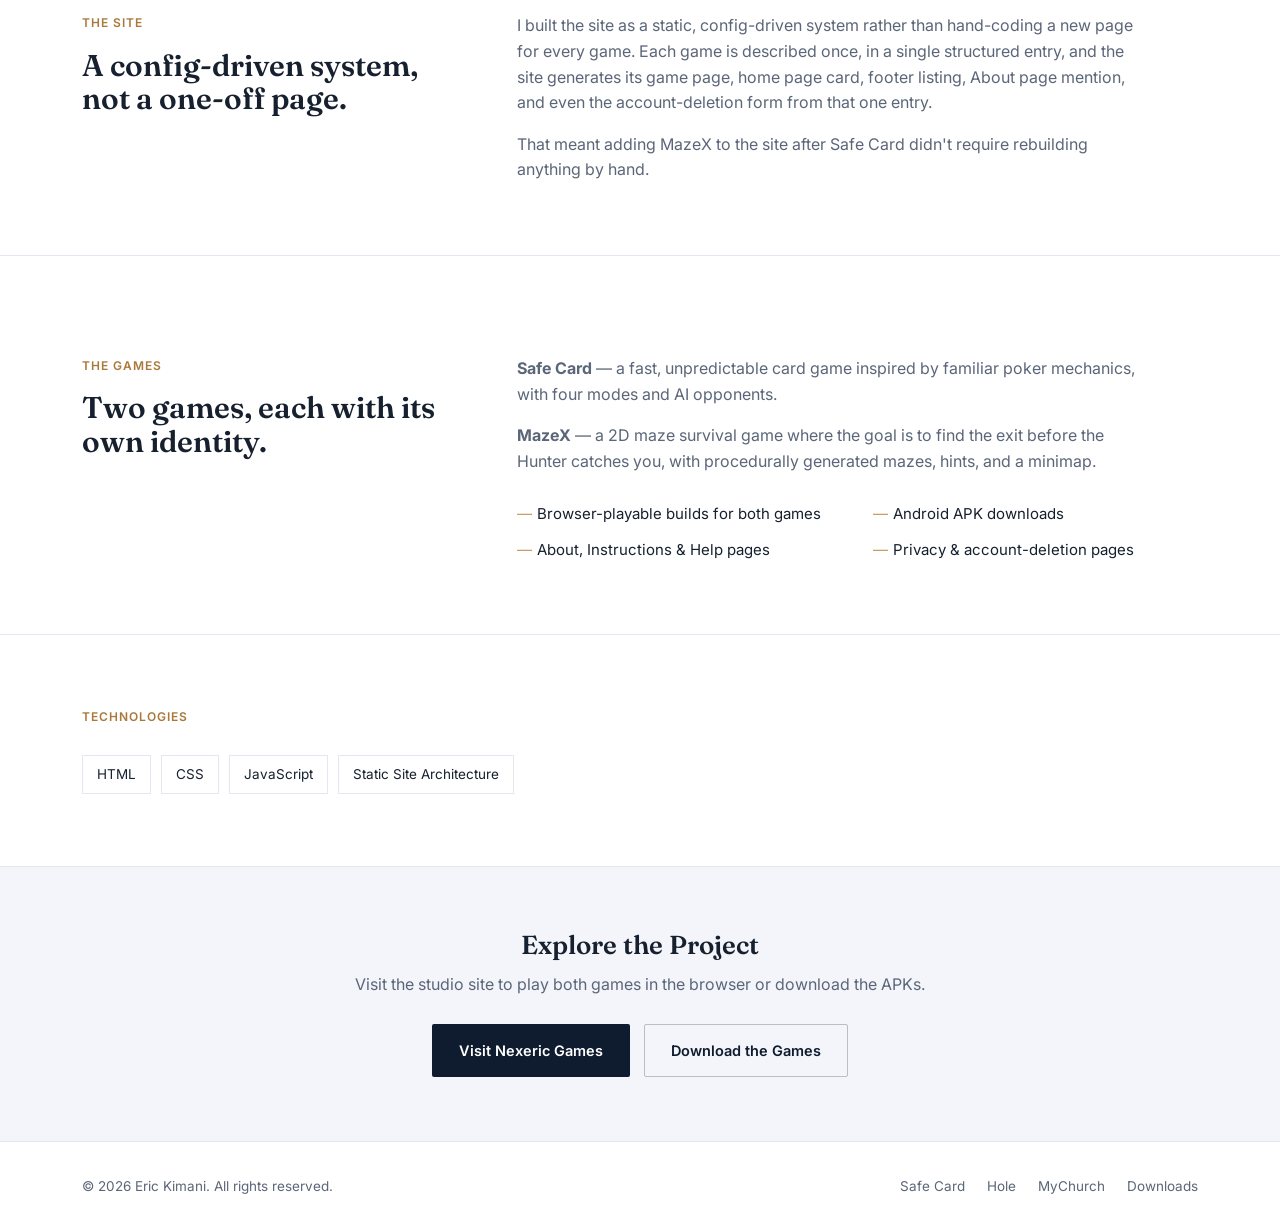
<file: nexeric-games.html>
<!doctype html>
<html lang="en">
<head>
<meta charset="UTF-8">
<meta name="viewport" content="width=device-width, initial-scale=1">
<title>Nexeric Games — Eric Kimani</title>
<meta name="description" content="Nexeric Games is Eric Kimani's independent game studio site, publishing Safe Card and MazeX with browser play and APK downloads.">
<link rel="icon" href="favicon.ico" sizes="any">
<link rel="icon" href="assets/favicon-32.png" type="image/png" sizes="32x32">
<link rel="apple-touch-icon" href="apple-touch-icon.png">
<link rel="stylesheet" href="style.css">
</head>
<body>

<nav class="site-nav">
  <div class="wrap">
    <a href="index.html" class="brand">
      <span class="name">Eric Kimani</span>
      <span class="role">Full-Stack &amp; Mobile Developer</span>
    </a>
    <div class="nav-links">
      <a href="index.html#about">About</a>
      <a href="index.html#build">What I Build</a>
      <a href="index.html#work">Projects</a>
      <a href="index.html#skills">Skills</a>
      <a href="index.html#approach">Approach</a>
      <a href="index.html#contact">Contact</a>
    </div>
    <div class="nav-cta">
      <a href="index.html#contact" class="btn btn-navy">Let's Talk</a>
      <button class="nav-toggle" aria-label="Open menu" onclick="document.querySelector('.nav-links').classList.toggle('open')">
        <span></span><span></span><span></span>
      </button>
    </div>
  </div>
</nav>

<header class="proj-hero">
  <div class="wrap">
    <a href="index.html#work" class="back">← Back to projects</a>
    <h1>Nexeric Games</h1>
    <p class="tagline">Built to publish and showcase the games I make.</p>
    <span class="status">Live Studio Site</span>
    <div class="meta">
      <div>Role<strong>Studio Founder &amp; Developer</strong></div>
      <div>Stack<strong>HTML, CSS, JavaScript</strong></div>
      <div>Games<strong>Safe Card, MazeX</strong></div>
    </div>
  </div>
</header>

<div class="wrap proj-shot">
  <div class="frame">
    <div class="shot-grid">
      <img src="assets/sc-menu.webp" alt="Safe Card main menu">
      <img src="assets/mx-menu.webp" alt="MazeX main menu">
      <img src="assets/mx-chase.webp" alt="MazeX gameplay, being chased by the Hunter">
    </div>
  </div>
</div>

<section class="proj-section">
  <div class="wrap proj-cols">
    <div>
      <div class="label">The Idea</div>
      <h2>Make games, release them, keep building.</h2>
    </div>
    <div>
      <p>Nexeric Games started with a simple goal: make games, release them, learn from players, and keep building. Rather than treating each game as a one-off project, I wanted a single, growing studio presence.</p>
      <p>Two games are the beginning, not the limit — the studio is built to grow as I make more.</p>
    </div>
  </div>
</section>

<section class="proj-section">
  <div class="wrap proj-cols">
    <div>
      <div class="label">The Site</div>
      <h2>A config-driven system, not a one-off page.</h2>
    </div>
    <div>
      <p>I built the site as a static, config-driven system rather than hand-coding a new page for every game. Each game is described once, in a single structured entry, and the site generates its game page, home page card, footer listing, About page mention, and even the account-deletion form from that one entry.</p>
      <p>That meant adding MazeX to the site after Safe Card didn't require rebuilding anything by hand.</p>
    </div>
  </div>
</section>

<section class="proj-section">
  <div class="wrap proj-cols">
    <div>
      <div class="label">The Games</div>
      <h2>Two games, each with its own identity.</h2>
    </div>
    <div>
      <p><strong>Safe Card</strong> — a fast, unpredictable card game inspired by familiar poker mechanics, with four modes and AI opponents.</p>
      <p><strong>MazeX</strong> — a 2D maze survival game where the goal is to find the exit before the Hunter catches you, with procedurally generated mazes, hints, and a minimap.</p>
      <ul class="feature-list">
        <li>Browser-playable builds for both games</li>
        <li>Android APK downloads</li>
        <li>About, Instructions &amp; Help pages</li>
        <li>Privacy &amp; account-deletion pages</li>
      </ul>
    </div>
  </div>
</section>

<section class="proj-section">
  <div class="wrap">
    <div class="label">Technologies</div>
    <div class="tech-row">
      <span>HTML</span><span>CSS</span><span>JavaScript</span><span>Static Site Architecture</span>
    </div>
  </div>
</section>

<section class="proj-explore">
  <div class="wrap">
    <h2>Explore the Project</h2>
    <p>Visit the studio site to play both games in the browser or download the APKs.</p>
    <div class="btn-row">
      <a href="https://nexeric-games.vercel.app/" class="btn btn-navy" target="_blank" rel="noopener">Visit Nexeric Games</a>
      <a href="download.html" class="btn btn-outline-dark">Download the Games</a>
    </div>
  </div>
</section>

<footer>
  <div class="wrap">
    <p>© 2026 Eric Kimani. All rights reserved.</p>
    <div class="foot-links">
      <a href="safe-card.html">Safe Card</a>
      <a href="hole.html">Hole</a>
      <a href="mychurch.html">MyChurch</a>
      <a href="download.html">Downloads</a>
    </div>
  </div>
</footer>

<script src="script.js"></script>
</body>
</html>
</file>
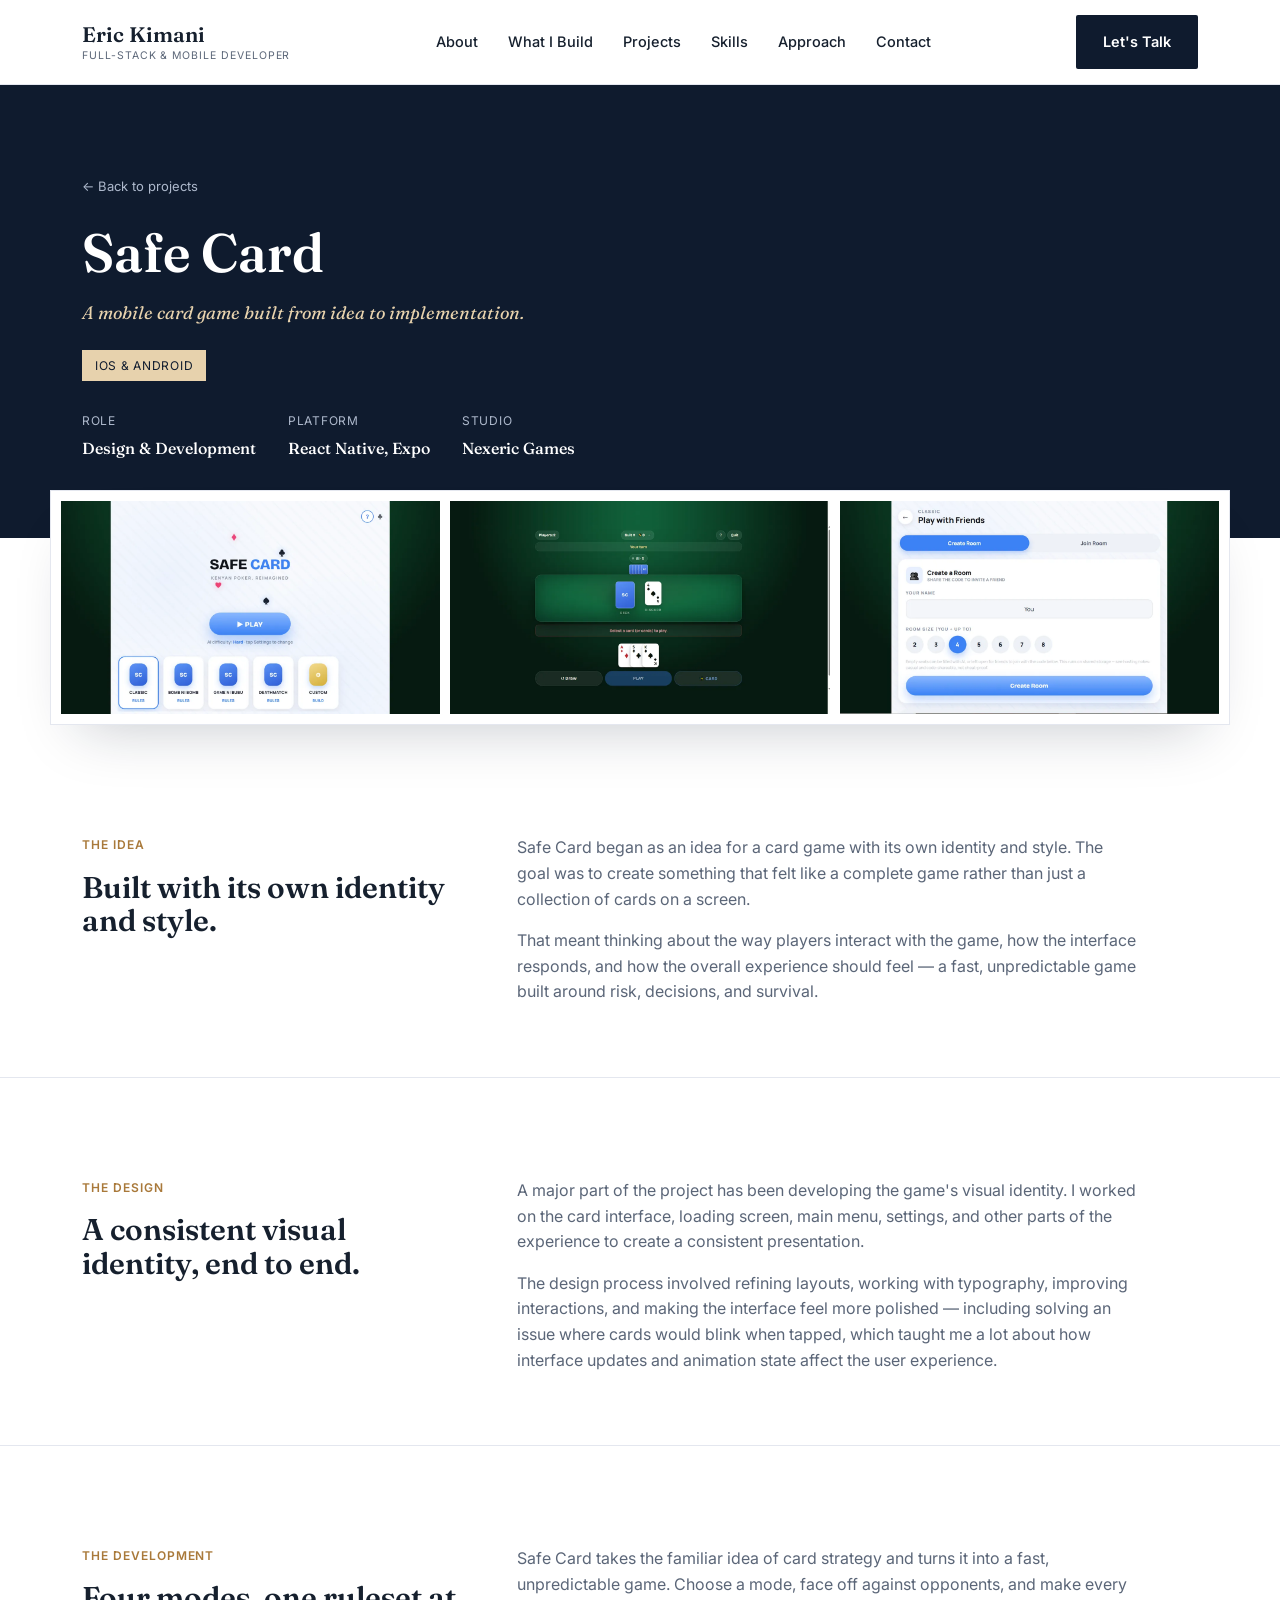
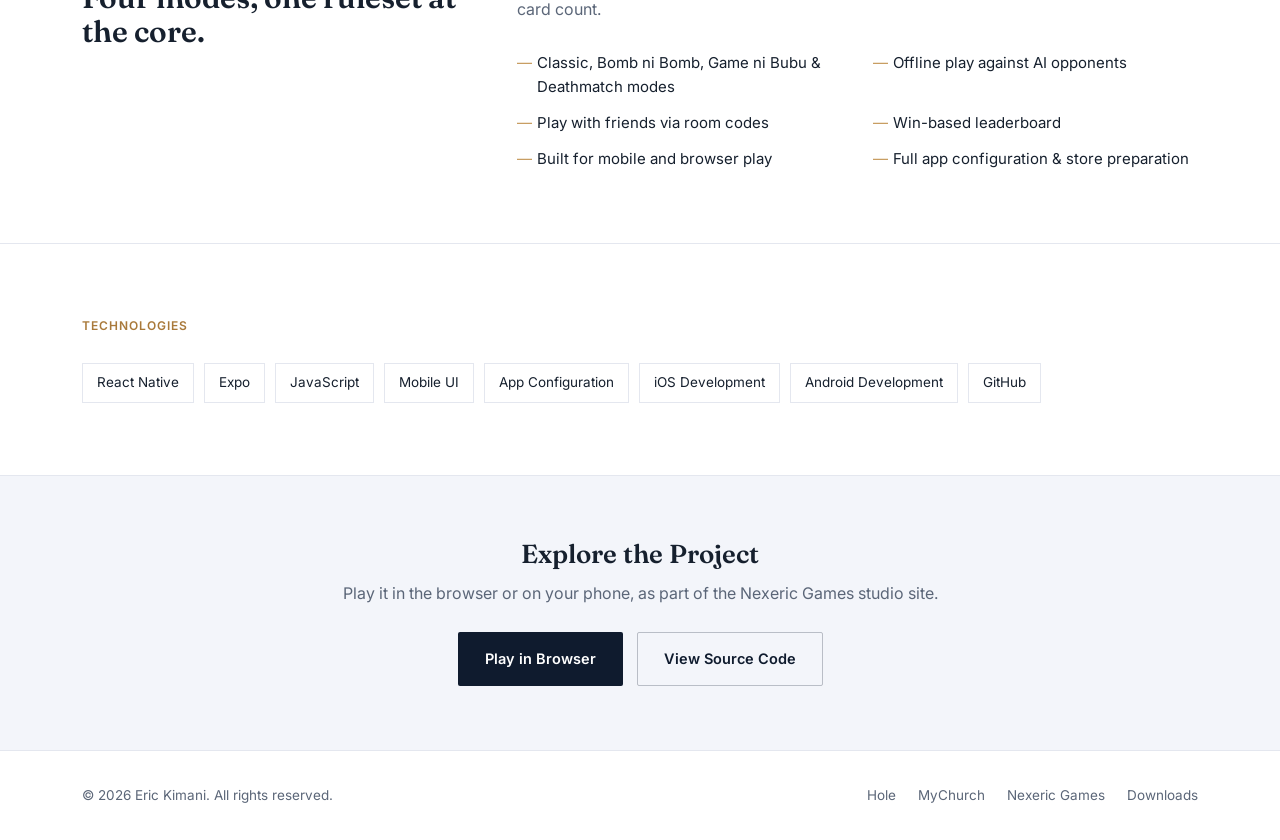
<file: safe-card.html>
<!doctype html>
<html lang="en">
<head>
<meta charset="UTF-8">
<meta name="viewport" content="width=device-width, initial-scale=1">
<title>Safe Card — Eric Kimani</title>
<meta name="description" content="Safe Card is a mobile card game built by Eric Kimani, from interface design through interactive mechanics and mobile distribution.">
<link rel="icon" href="favicon.ico" sizes="any">
<link rel="icon" href="assets/favicon-32.png" type="image/png" sizes="32x32">
<link rel="apple-touch-icon" href="apple-touch-icon.png">
<link rel="stylesheet" href="style.css">
</head>
<body>

<nav class="site-nav">
  <div class="wrap">
    <a href="index.html" class="brand">
      <span class="name">Eric Kimani</span>
      <span class="role">Full-Stack &amp; Mobile Developer</span>
    </a>
    <div class="nav-links">
      <a href="index.html#about">About</a>
      <a href="index.html#build">What I Build</a>
      <a href="index.html#work">Projects</a>
      <a href="index.html#skills">Skills</a>
      <a href="index.html#approach">Approach</a>
      <a href="index.html#contact">Contact</a>
    </div>
    <div class="nav-cta">
      <a href="index.html#contact" class="btn btn-navy">Let's Talk</a>
      <button class="nav-toggle" aria-label="Open menu" onclick="document.querySelector('.nav-links').classList.toggle('open')">
        <span></span><span></span><span></span>
      </button>
    </div>
  </div>
</nav>

<header class="proj-hero">
  <div class="wrap">
    <a href="index.html#work" class="back">← Back to projects</a>
    <h1>Safe Card</h1>
    <p class="tagline">A mobile card game built from idea to implementation.</p>
    <span class="status">iOS &amp; Android</span>
    <div class="meta">
      <div>Role<strong>Design &amp; Development</strong></div>
      <div>Platform<strong>React Native, Expo</strong></div>
      <div>Studio<strong>Nexeric Games</strong></div>
    </div>
  </div>
</header>

<div class="wrap proj-shot">
  <div class="frame">
    <div class="shot-grid wide">
      <img src="assets/sc-web-home.webp" alt="Safe Card home screen">
      <img src="assets/sc-web-play.webp" alt="Safe Card gameplay screen">
      <img src="assets/sc-web-friends.webp" alt="Safe Card play with friends screen">
    </div>
  </div>
</div>

<section class="proj-section">
  <div class="wrap proj-cols">
    <div>
      <div class="label">The Idea</div>
      <h2>Built with its own identity and style.</h2>
    </div>
    <div>
      <p>Safe Card began as an idea for a card game with its own identity and style. The goal was to create something that felt like a complete game rather than just a collection of cards on a screen.</p>
      <p>That meant thinking about the way players interact with the game, how the interface responds, and how the overall experience should feel — a fast, unpredictable game built around risk, decisions, and survival.</p>
    </div>
  </div>
</section>

<section class="proj-section">
  <div class="wrap proj-cols">
    <div>
      <div class="label">The Design</div>
      <h2>A consistent visual identity, end to end.</h2>
    </div>
    <div>
      <p>A major part of the project has been developing the game's visual identity. I worked on the card interface, loading screen, main menu, settings, and other parts of the experience to create a consistent presentation.</p>
      <p>The design process involved refining layouts, working with typography, improving interactions, and making the interface feel more polished — including solving an issue where cards would blink when tapped, which taught me a lot about how interface updates and animation state affect the user experience.</p>
    </div>
  </div>
</section>

<section class="proj-section">
  <div class="wrap proj-cols">
    <div>
      <div class="label">The Development</div>
      <h2>Four modes, one ruleset at the core.</h2>
    </div>
    <div>
      <p>Safe Card takes the familiar idea of card strategy and turns it into a fast, unpredictable game. Choose a mode, face off against opponents, and make every card count.</p>
      <ul class="feature-list">
        <li>Classic, Bomb ni Bomb, Game ni Bubu &amp; Deathmatch modes</li>
        <li>Offline play against AI opponents</li>
        <li>Play with friends via room codes</li>
        <li>Win-based leaderboard</li>
        <li>Built for mobile and browser play</li>
        <li>Full app configuration &amp; store preparation</li>
      </ul>
    </div>
  </div>
</section>

<section class="proj-section">
  <div class="wrap">
    <div class="label">Technologies</div>
    <div class="tech-row">
      <span>React Native</span><span>Expo</span><span>JavaScript</span><span>Mobile UI</span><span>App Configuration</span><span>iOS Development</span><span>Android Development</span><span>GitHub</span>
    </div>
  </div>
</section>

<section class="proj-explore">
  <div class="wrap">
    <h2>Explore the Project</h2>
    <p>Play it in the browser or on your phone, as part of the Nexeric Games studio site.</p>
    <div class="btn-row">
      <a href="https://nexeric-games.vercel.app/play/safe-card/" class="btn btn-navy" target="_blank" rel="noopener">Play in Browser</a>
      <a href="https://github.com/Erickim33/SafeCard" class="btn btn-outline-dark" target="_blank" rel="noopener">View Source Code</a>
    </div>
  </div>
</section>

<footer>
  <div class="wrap">
    <p>© 2026 Eric Kimani. All rights reserved.</p>
    <div class="foot-links">
      <a href="hole.html">Hole</a>
      <a href="mychurch.html">MyChurch</a>
      <a href="nexeric-games.html">Nexeric Games</a>
      <a href="download.html">Downloads</a>
    </div>
  </div>
</footer>

<script src="script.js"></script>
</body>
</html>
</file>
<file: style.css>
/* ==========================================================================
   Eric Kimani — Portfolio
   Design tokens
   ========================================================================== */

@import url('https://fonts.googleapis.com/css2?family=Fraunces:ital,opsz,wght@0,9..144,400;0,9..144,500;0,9..144,600;0,9..144,700;1,9..144,500&family=Inter:wght@400;500;600;700&display=swap');

:root{
  --navy:        #0F1B2E;
  --navy-2:      #17283F;
  --navy-line:   rgba(255,255,255,.12);
  --ink:         #16202E;
  --muted:       #5B6678;
  --muted-on-navy: #AEB9CC;
  --paper:       #FFFFFF;
  --mist:        #F3F5FA;
  --line:        #E4E7EF;
  --gold:        #C69A5C;
  --gold-soft:   #E7D2AD;
  --gold-wash:   #FBF3E6;

  --serif: 'Fraunces', Georgia, 'Times New Roman', serif;
  --sans: 'Inter', -apple-system, BlinkMacSystemFont, 'Segoe UI', sans-serif;

  --maxw: 1180px;
  --radius: 2px;
}

*{ box-sizing:border-box; }
html{ scroll-behavior:smooth; }
body{
  margin:0;
  font-family:var(--sans);
  color:var(--ink);
  background:var(--paper);
  -webkit-font-smoothing:antialiased;
  line-height:1.6;
}
img{ max-width:100%; display:block; }
a{ color:inherit; text-decoration:none; }
ul{ margin:0; padding:0; list-style:none; }
h1,h2,h3,h4{ font-family:var(--serif); font-weight:600; line-height:1.12; margin:0; color:inherit; }
p{ margin:0; }
:focus-visible{ outline:2px solid var(--gold); outline-offset:3px; }
@media (prefers-reduced-motion: reduce){
  *{ animation-duration:.001ms !important; transition-duration:.001ms !important; scroll-behavior:auto !important; }
}

.wrap{ max-width:var(--maxw); margin:0 auto; padding:0 32px; }
@media (max-width:640px){ .wrap{ padding:0 20px; } }

.eyebrow{
  display:inline-block;
  font-family:var(--sans);
  font-size:12.5px;
  font-weight:600;
  letter-spacing:.08em;
  text-transform:uppercase;
  color:var(--gold);
  margin-bottom:14px;
}
.eyebrow.on-light{ color:#A9793A; }

.section{ padding:108px 0; }
.section.tight{ padding:84px 0; }
@media (max-width:780px){
  .section{ padding:72px 0; }
  .section.tight{ padding:56px 0; }
}
.section.on-navy{ background:var(--navy); color:#fff; }
.section.on-mist{ background:var(--mist); }

.section-head{ max-width:620px; margin-bottom:56px; }
.section-head h2{ font-size:clamp(28px,3.4vw,40px); letter-spacing:-.01em; }
.section-head p{ margin-top:16px; color:var(--muted); font-size:17px; max-width:54ch; }
.section.on-navy .section-head p{ color:var(--muted-on-navy); }
.section-head.split{ display:flex; justify-content:space-between; align-items:flex-end; gap:40px; max-width:none; }
.section-head.split .side-note{ max-width:280px; font-size:14px; color:var(--muted-on-navy); padding-bottom:4px; }
@media (max-width:780px){
  .section-head.split{ flex-direction:column; align-items:flex-start; gap:18px; }
}

/* ---------- Buttons ---------- */
.btn{
  display:inline-flex; align-items:center; gap:8px;
  padding:14px 26px;
  font-family:var(--sans); font-weight:600; font-size:14.5px;
  border-radius:var(--radius);
  border:1px solid transparent;
  cursor:pointer;
  transition:background .15s ease, color .15s ease, border-color .15s ease, transform .15s ease;
  white-space:nowrap;
}
.btn-gold{ background:var(--gold); color:var(--navy); }
.btn-gold:hover{ background:#B68B49; }
.btn-outline-light{ border-color:rgba(255,255,255,.4); color:#fff; }
.btn-outline-light:hover{ border-color:#fff; background:rgba(255,255,255,.08); }
.btn-outline-dark{ border-color:rgba(15,27,46,.25); color:var(--navy); }
.btn-outline-dark:hover{ border-color:var(--navy); background:rgba(15,27,46,.04); }
.btn-navy{ background:var(--navy); color:#fff; }
.btn-navy:hover{ background:#09111d; }

/* ---------- Nav ---------- */
.site-nav{
  position:sticky; top:0; z-index:50;
  background:rgba(255,255,255,.92);
  backdrop-filter:blur(8px);
  border-bottom:1px solid var(--line);
}
.site-nav .wrap{ display:flex; align-items:center; justify-content:space-between; height:84px; gap:24px; }
.brand{ display:flex; flex-direction:column; line-height:1.2; }
.brand .name{ font-family:var(--serif); font-size:21px; font-weight:600; color:var(--ink); }
.brand .role{ font-size:10.5px; letter-spacing:.09em; text-transform:uppercase; color:var(--muted); margin-top:3px; }
.nav-links{ display:flex; align-items:center; gap:30px; }
.nav-links a{ font-size:14.5px; font-weight:500; color:var(--ink); }
.nav-links a:hover{ color:var(--gold); }
.nav-cta{ display:flex; align-items:center; gap:18px; }
.nav-toggle{ display:none; background:none; border:none; cursor:pointer; padding:6px; }
.nav-toggle span{ display:block; width:22px; height:2px; background:var(--ink); margin:5px 0; }
@media (max-width:920px){
  .nav-links{
    display:none;
    position:absolute; top:84px; left:0; right:0;
    background:#fff; border-bottom:1px solid var(--line);
    flex-direction:column; align-items:flex-start; gap:0; padding:8px 0;
  }
  .nav-links.open{ display:flex; }
  .nav-links a{ width:100%; padding:14px 32px; border-top:1px solid var(--line); }
  .nav-cta .btn{ display:none; }
  .nav-toggle{ display:block; }
}

/* ---------- Hero ---------- */
.hero{ background:var(--navy); color:#fff; padding:84px 0 0; position:relative; overflow:hidden; }
.hero-grid{ display:grid; grid-template-columns:1.05fr .95fr; gap:64px; align-items:center; }
.hero h1{ font-size:clamp(38px,5.2vw,60px); letter-spacing:-.01em; color:#fff; }
.hero .lede{ margin-top:22px; font-size:18px; color:var(--muted-on-navy); max-width:46ch; }
.hero .blurb{ margin-top:16px; font-size:15.5px; color:var(--muted-on-navy); max-width:50ch; }
.hero-actions{ display:flex; gap:14px; margin-top:34px; flex-wrap:wrap; }
.hero-photo{ position:relative; }
.hero-photo .frame{
  position:relative; border:1px solid var(--navy-line);
  background:var(--navy-2);
  padding:14px;
}
.hero-photo img{ width:100%; aspect-ratio:1/1.08; object-fit:cover; object-position:top center; }
.hero-photo .bracket{
  position:absolute; width:64px; height:64px;
  border-left:2px solid var(--gold); border-bottom:2px solid var(--gold);
  left:-16px; bottom:-16px;
}
@media (max-width:920px){
  .hero-grid{ grid-template-columns:1fr; gap:40px; }
  .hero-photo{ max-width:340px; }
}

.hero-strip{ margin-top:80px; border-top:1px solid var(--navy-line); }
.hero-strip ul{ display:grid; grid-template-columns:repeat(4,1fr); }
.hero-strip li{
  padding:22px 20px; text-align:center;
  font-size:12px; font-weight:600; letter-spacing:.07em; text-transform:uppercase;
  color:var(--muted-on-navy);
  border-left:1px solid var(--navy-line);
}
.hero-strip li:first-child{ border-left:none; }
@media (max-width:780px){
  .hero-strip ul{ grid-template-columns:repeat(2,1fr); }
  .hero-strip li:nth-child(3){ border-left:none; }
}

/* ---------- About ---------- */
.about-grid{ display:grid; grid-template-columns:.85fr 1.15fr; gap:72px; align-items:flex-start; }
.about-photo{ position:relative; }
.about-photo img{ width:100%; border:1px solid var(--line); }
.strengths{
  position:relative; margin-top:-56px; margin-left:28px; margin-right:-28px;
  background:var(--navy); color:#fff; padding:28px 30px;
}
.strengths .eyebrow{ margin-bottom:16px; }
.strengths ul{ display:grid; grid-template-columns:1fr 1fr; gap:10px 24px; }
.strengths li{ font-size:14.5px; display:flex; gap:9px; align-items:flex-start; }
.strengths li::before{ content:"✓"; color:var(--gold); font-weight:700; }
@media (max-width:920px){
  .about-grid{ grid-template-columns:1fr; gap:40px; }
  .strengths{ margin:-40px 0 0; }
}
@media (max-width:480px){ .strengths ul{ grid-template-columns:1fr; } }

.about-copy h2{ font-size:clamp(26px,3.6vw,38px); max-width:16ch; letter-spacing:-.01em; }
.about-copy p{ margin-top:20px; color:var(--muted); font-size:16.5px; max-width:58ch; }
.about-copy p:first-of-type{ margin-top:24px; }

/* ---------- Card grids (what I build / where I focus) ---------- */
.grid-2{ display:grid; grid-template-columns:1fr 1fr; gap:1px; background:var(--line); border:1px solid var(--line); }
.build-card{ background:var(--paper); padding:34px 34px 30px; }
.build-card .num{ font-size:12px; font-weight:600; color:var(--gold); letter-spacing:.06em; }
.build-card h3{ font-size:20px; margin-top:14px; }
.build-card ul{ margin-top:18px; display:flex; flex-direction:column; gap:9px; }
.build-card li{ font-size:14.5px; color:var(--muted); padding-left:18px; position:relative; }
.build-card li::before{ content:"✓"; position:absolute; left:0; color:var(--gold); font-size:12.5px; top:2px; }
@media (max-width:700px){ .grid-2{ grid-template-columns:1fr; } }

.grid-3{ display:grid; grid-template-columns:repeat(3,1fr); gap:0; }
.focus-card{ padding:30px 28px; border-top:1px solid var(--line); }
.focus-card .icon{ width:38px; height:38px; }
.focus-card h3{ font-size:18px; margin-top:18px; }
.focus-card p{ margin-top:10px; font-size:14.5px; color:var(--muted); }
@media (max-width:780px){ .grid-3{ grid-template-columns:1fr; } .focus-card{ border-left:none !important; } }
@media (min-width:781px){
  .focus-card:nth-child(2){ border-left:1px solid var(--line); border-right:1px solid var(--line); }
}

/* ---------- Selected work ---------- */
.pill{
  display:inline-block; font-size:11.5px; font-weight:600; letter-spacing:.07em; text-transform:uppercase;
  color:var(--navy); background:var(--gold-soft); padding:7px 14px; border-radius:3px; margin-bottom:22px;
}
.work-grid{ display:grid; grid-template-columns:1fr 1fr; gap:1px; background:var(--navy-line); border:1px solid var(--navy-line); margin-top:8px; }
.work-card{ background:var(--navy); padding:34px; display:flex; flex-direction:column; min-height:220px; }
.work-card .tag{ font-size:12px; letter-spacing:.06em; text-transform:uppercase; color:var(--gold); }
.work-card h3{ font-size:22px; color:#fff; margin-top:14px; }
.work-card p{ margin-top:12px; font-size:14.5px; color:var(--muted-on-navy); flex-grow:1; }
.chips{ display:flex; flex-wrap:wrap; gap:8px; margin-top:18px; }
.chip{ font-size:12px; color:var(--muted-on-navy); border:1px solid var(--navy-line); padding:5px 11px; border-radius:2px; }
.work-card .cta{ margin-top:22px; font-size:14px; font-weight:600; color:var(--gold); }
.work-card .cta:hover{ color:var(--gold-soft); }
.work-card:hover{ background:var(--navy-2); }
@media (max-width:700px){ .work-grid{ grid-template-columns:1fr; } }

/* ---------- Skills ---------- */
.skills-grid{ display:grid; grid-template-columns:repeat(2,1fr); gap:40px 60px; }
.skill-group .eyebrow{ margin-bottom:12px; }
.skill-group h4{ font-size:15px; font-weight:600; font-family:var(--sans); color:var(--ink); }
.skill-tags{ display:flex; flex-wrap:wrap; gap:8px; margin-top:14px; }
.skill-tags span{ font-size:13px; color:var(--ink); background:var(--mist); padding:7px 13px; border:1px solid var(--line); }
@media (max-width:700px){ .skills-grid{ grid-template-columns:1fr; } }

/* ---------- Approach ---------- */
.approach-grid{ display:grid; grid-template-columns:repeat(4,1fr); gap:34px; }
.approach-card .mark{ font-family:var(--serif); font-size:26px; color:var(--gold); }
.approach-card h3{ font-size:17px; margin-top:12px; }
.approach-card p{ margin-top:10px; font-size:14px; color:var(--muted); }
@media (max-width:900px){ .approach-grid{ grid-template-columns:1fr 1fr; } }
@media (max-width:520px){ .approach-grid{ grid-template-columns:1fr; } }

/* ---------- Contact ---------- */
.contact-box{ background:var(--navy); color:#fff; padding:72px 56px; display:flex; justify-content:space-between; align-items:center; gap:40px; flex-wrap:wrap; }
.contact-box h2{ font-size:clamp(26px,3.2vw,36px); max-width:14ch; }
.contact-box p{ margin-top:14px; color:var(--muted-on-navy); max-width:40ch; }
.contact-links{ display:flex; gap:14px; flex-wrap:wrap; }

/* ---------- Footer ---------- */
footer{ border-top:1px solid var(--line); padding:34px 0; }
footer .wrap{ display:flex; justify-content:space-between; align-items:center; flex-wrap:wrap; gap:14px; }
footer p{ font-size:13.5px; color:var(--muted); }
footer .foot-links{ display:flex; gap:22px; }
footer .foot-links a{ font-size:13.5px; color:var(--muted); }
footer .foot-links a:hover{ color:var(--gold); }

/* ==========================================================================
   Project pages
   ========================================================================== */
.proj-hero{ background:var(--navy); color:#fff; padding:88px 0 76px; }
.proj-hero .back{ font-size:13px; color:var(--muted-on-navy); display:inline-flex; gap:6px; margin-bottom:26px; }
.proj-hero .back:hover{ color:var(--gold); }
.proj-hero h1{ font-size:clamp(34px,5vw,54px); color:#fff; max-width:18ch; }
.proj-hero .tagline{ margin-top:16px; font-size:18px; color:var(--gold-soft); max-width:50ch; font-family:var(--serif); font-style:italic; }
.proj-hero .status{ display:inline-block; margin-top:22px; font-size:12px; letter-spacing:.06em; text-transform:uppercase; color:var(--navy); background:var(--gold-soft); padding:6px 13px; }
.proj-hero .meta{ margin-top:30px; display:flex; gap:32px; flex-wrap:wrap; }
.proj-hero .meta div{ font-size:12px; letter-spacing:.06em; text-transform:uppercase; color:var(--muted-on-navy); }
.proj-hero .meta strong{ display:block; font-family:var(--serif); font-size:16px; letter-spacing:0; text-transform:none; color:#fff; margin-top:6px; font-weight:500; }

.proj-shot{ margin-top:-48px; padding:0 0 10px; }
.proj-shot .frame{ background:var(--paper); border:1px solid var(--line); padding:10px; box-shadow:0 30px 60px -30px rgba(15,27,46,.25); }
.shot-grid{ display:grid; grid-template-columns:repeat(3,1fr); gap:10px; }
.shot-grid img{ width:100%; height:100%; object-fit:cover; aspect-ratio:9/16; }
.shot-grid.wide img{ aspect-ratio:16/9; }
.shot-grid.tall img{ aspect-ratio:3/4; }
.shot-grid.phone img{ aspect-ratio:700/1516; object-position:top center; }
.shot-grid.two{ grid-template-columns:1fr 1fr; }
.shot-placeholder{
  display:flex; align-items:center; justify-content:center;
  aspect-ratio:21/9; background:var(--mist); color:var(--muted);
  font-size:13.5px; border:1px dashed var(--line);
}

.proj-section{ padding:72px 0; border-bottom:1px solid var(--line); }
.proj-section:last-of-type{ border-bottom:none; }
.proj-section .label{ font-size:12px; font-weight:600; letter-spacing:.08em; text-transform:uppercase; color:#A9793A; margin-bottom:16px; }
.proj-section h2{ font-size:clamp(22px,2.8vw,30px); max-width:22ch; }
.proj-cols{ display:grid; grid-template-columns:.55fr 1fr; gap:60px; margin-top:28px; }
.proj-cols p{ color:var(--muted); font-size:16px; max-width:62ch; }
.proj-cols p + p{ margin-top:16px; }
@media (max-width:780px){ .proj-cols{ grid-template-columns:1fr; gap:20px; } }

.feature-list{ margin-top:28px; display:grid; grid-template-columns:1fr 1fr; gap:12px 32px; }
.feature-list li{ font-size:15px; color:var(--ink); padding-left:20px; position:relative; }
.feature-list li::before{ content:"—"; position:absolute; left:0; color:var(--gold); }
@media (max-width:600px){ .feature-list{ grid-template-columns:1fr; } }

.tech-row{ display:flex; flex-wrap:wrap; gap:10px; margin-top:28px; }
.tech-row span{ font-size:13.5px; padding:8px 14px; border:1px solid var(--line); color:var(--ink); }

.proj-explore{ background:var(--mist); padding:64px 0; text-align:center; }
.proj-explore h2{ font-size:26px; }
.proj-explore p{ margin-top:12px; color:var(--muted); }
.proj-explore .btn-row{ margin-top:26px; display:flex; gap:14px; justify-content:center; flex-wrap:wrap; }

.note-box{ margin-top:28px; border:1px solid var(--line); background:var(--mist); padding:18px 20px; font-size:14px; color:var(--muted); }

/* ---------- Downloads page ---------- */
.dl-grid{ display:grid; grid-template-columns:1fr 1fr; gap:1px; background:var(--line); border:1px solid var(--line); }
.dl-card{ background:var(--paper); padding:36px; display:flex; gap:22px; }
.dl-card img{ width:64px; height:64px; border-radius:14px; flex-shrink:0; }
.dl-card h3{ font-size:20px; }
.dl-card .platform{ font-size:12px; letter-spacing:.06em; text-transform:uppercase; color:#A9793A; margin-top:4px; }
.dl-card p{ margin-top:12px; font-size:14.5px; color:var(--muted); }
.dl-card .dl-meta{ margin-top:14px; font-size:13px; color:var(--muted); }
.dl-card .dl-actions{ margin-top:18px; display:flex; gap:10px; flex-wrap:wrap; }
@media (max-width:700px){ .dl-grid{ grid-template-columns:1fr; } .dl-card{ flex-direction:column; } }
</file>
